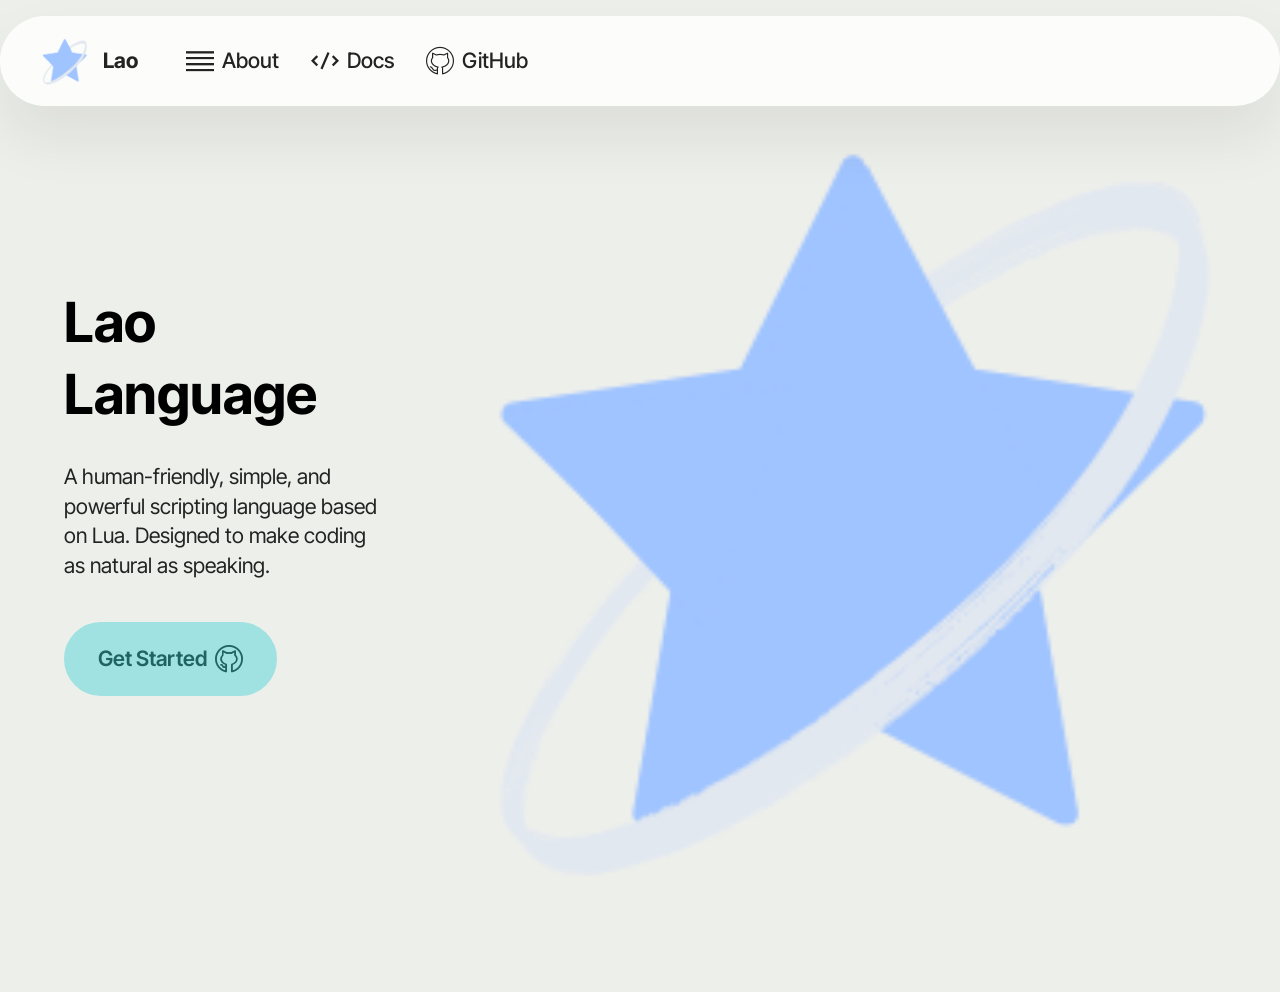
<file: index.html>
<!DOCTYPE html>
<html  >
<head>
  <!-- Site made with Mobirise Website Builder v6.1.12, https://mobirise.com -->
  <meta charset="UTF-8">
  <meta http-equiv="X-UA-Compatible" content="IE=edge">
  <meta name="generator" content="Mobirise v6.1.12, mobirise.com">
  <meta name="viewport" content="width=device-width, initial-scale=1, minimum-scale=1">
<meta name="og:site_name" content="Lao Language" />
<link rel="icon" type="image/png" href="assets/images/untitled-design-3.png" />
  <meta name="description" content="">
  <meta name="description" content="The official website for the Lao programming language project, developed by HexEye.">
    <meta name="keywords" content="laolang, lao language, lao programming language, hexeye, open source, programming">
    <meta name="author" content="HexEye">
  <meta name="google-site-verification" content="LLWNBlFKsiENXfHsF7AAXqAaz73ISVWwj5UatYp1_Yw" />
  <title>Home</title>
  <link rel="stylesheet" href="assets/web/assets/mobirise-icons2/mobirise2.css">
  <link rel="stylesheet" href="assets/web/assets/mobirise-icons/mobirise-icons.css">
  <link rel="stylesheet" href="assets/web/assets/mobirise-icons-bold/mobirise-icons-bold.css">
  <link rel="stylesheet" href="assets/bootstrap/css/bootstrap.min.css">
  <link rel="stylesheet" href="assets/dropdown/css/style.css">
  <link rel="stylesheet" href="assets/theme/css/style.css">
  <link rel="preload" href="https://fonts.googleapis.com/css?family=Inter+Tight:100,200,300,400,500,600,700,800,900,100i,200i,300i,400i,500i,600i,700i,800i,900i&display=swap" as="style" onload="this.onload=null;this.rel='stylesheet'">
  <noscript><link rel="stylesheet" href="https://fonts.googleapis.com/css?family=Inter+Tight:100,200,300,400,500,600,700,800,900,100i,200i,300i,400i,500i,600i,700i,800i,900i&display=swap"></noscript>
  <link rel="preload" as="style" href="assets/mobirise/css/mbr-additional.css?v=1yEnX7"><link rel="stylesheet" href="assets/mobirise/css/mbr-additional.css?v=1yEnX7" type="text/css">

  
  
  
</head>
<body>
  
  <section data-bs-version="5.1" class="menu menu1 cid-vnutOol8p8" once="menu" id="menu01-1">
	

	<nav class="navbar navbar-dropdown navbar-fixed-top navbar-expand-lg">
		<div class="container">
			<div class="navbar-brand">
				<span class="navbar-logo">
					<a href="index.html">
						<img src="assets/images/untitled-design-2.png" alt="Mobirise Website Builder" style="height: 3rem;">
					</a>
				</span>
				<span class="navbar-caption-wrap"><a class="navbar-caption text-black text-primary display-4" href="index.html">Lao</a></span>
			</div>
			<button class="navbar-toggler" type="button" data-toggle="collapse" data-bs-toggle="collapse" data-target="#navbarSupportedContent" data-bs-target="#navbarSupportedContent" aria-controls="navbarNavAltMarkup" aria-expanded="false" aria-label="Toggle navigation">
				<div class="hamburger">
					<span></span>
					<span></span>
					<span></span>
					<span></span>
				</div>
			</button>
			<div class="collapse navbar-collapse" id="navbarSupportedContent">
				<ul class="navbar-nav nav-dropdown nav-right" data-app-modern-menu="true"><li class="nav-item">
						<a class="nav-link link text-black text-primary display-4" href="page1.html"><span class="mobi-mbri mobi-mbri-align-justify mbr-iconfont mbr-iconfont-btn"></span>About</a>
					</li>
					<li class="nav-item">
						<a class="nav-link link text-black text-primary display-4" href="page3.html" aria-expanded="false"><span class="mobi-mbri mobi-mbri-code mbr-iconfont mbr-iconfont-btn"></span>Docs</a>
					</li>
					<li class="nav-item">
						<a class="nav-link link text-black text-primary display-4" href="page2.html"><span class="mbri-github mbr-iconfont mbr-iconfont-btn"></span>GitHub</a>
					</li></ul>
				
				
			</div>
		</div>
	</nav>
</section>

<section data-bs-version="5.1" class="header1 cid-vnuyk3cB03" id="header01-2">
	

	
	

	<div class="container">
		<div class="row justify-content-center">
			<div class="col-12 col-md-12 col-lg-8 image-wrapper">
				<img class="w-100" src="assets/images/untitled-design-3.png" alt="Mobirise Website Builder">
			</div>
			<div class="col-12 col-lg col-md-12">
				<div class="text-wrapper align-left">
					<h1 class="mbr-section-title mbr-fonts-style mb-4 display-2"><strong>Lao Language</strong></h1>
					<p class="mbr-text mbr-fonts-style mb-4 display-7">A human-friendly, simple, and powerful scripting language based on Lua. Designed to make coding as natural as speaking.</p>
					<div class="mbr-section-btn mt-3"><a class="btn btn-warning display-7" href="https://github.com/HexEye/Lao-Language" target="_blank"><span class="mbrib-github mbr-iconfont mbr-iconfont-btn"></span>Get Started</a></div>
				</div>
			</div>
		</div>
	</div>
  
  
</body>
</html>
</file>
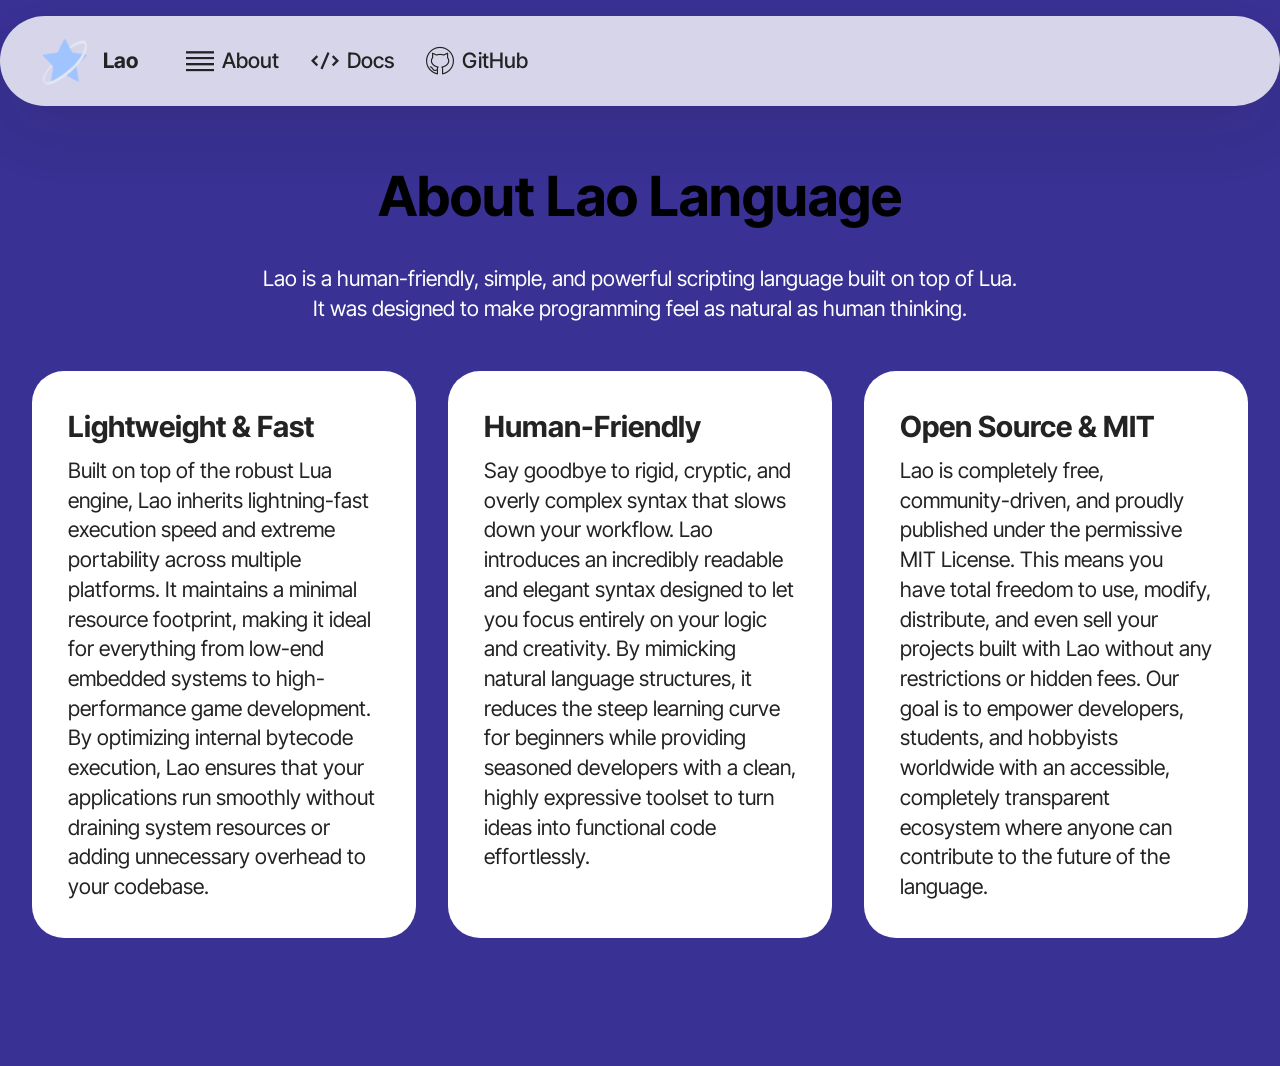
<file: page1.html>
<!DOCTYPE html>
<html  >
<head>
  <!-- Site made with Mobirise Website Builder v6.1.12, https://mobirise.com -->
  <meta charset="UTF-8">
  <meta http-equiv="X-UA-Compatible" content="IE=edge">
  <meta name="generator" content="Mobirise v6.1.12, mobirise.com">
  <meta name="viewport" content="width=device-width, initial-scale=1, minimum-scale=1">
  <link rel="shortcut icon" href="assets/images/untitled-design-2.png" type="image/x-icon">
  <meta name="description" content="">
  
  
  <title>About</title>
  <link rel="stylesheet" href="assets/web/assets/mobirise-icons2/mobirise2.css">
  <link rel="stylesheet" href="assets/web/assets/mobirise-icons/mobirise-icons.css">
  <link rel="stylesheet" href="assets/bootstrap/css/bootstrap.min.css">
  <link rel="stylesheet" href="assets/dropdown/css/style.css">
  <link rel="stylesheet" href="assets/theme/css/style.css">
  <link rel="preload" href="https://fonts.googleapis.com/css?family=Inter+Tight:100,200,300,400,500,600,700,800,900,100i,200i,300i,400i,500i,600i,700i,800i,900i&display=swap" as="style" onload="this.onload=null;this.rel='stylesheet'">
  <noscript><link rel="stylesheet" href="https://fonts.googleapis.com/css?family=Inter+Tight:100,200,300,400,500,600,700,800,900,100i,200i,300i,400i,500i,600i,700i,800i,900i&display=swap"></noscript>
  <link rel="preload" as="style" href="assets/mobirise/css/mbr-additional.css?v=fKNe1g"><link rel="stylesheet" href="assets/mobirise/css/mbr-additional.css?v=fKNe1g" type="text/css">

  
  
  
</head>
<body>
  
  <section data-bs-version="5.1" class="menu menu1 cid-vnutOol8p8" once="menu" id="menu01-3">
	

	<nav class="navbar navbar-dropdown navbar-fixed-top navbar-expand-lg">
		<div class="container">
			<div class="navbar-brand">
				<span class="navbar-logo">
					<a href="index.html">
						<img src="assets/images/untitled-design-2.png" alt="Mobirise Website Builder" style="height: 3rem;">
					</a>
				</span>
				<span class="navbar-caption-wrap"><a class="navbar-caption text-black text-primary display-4" href="index.html">Lao</a></span>
			</div>
			<button class="navbar-toggler" type="button" data-toggle="collapse" data-bs-toggle="collapse" data-target="#navbarSupportedContent" data-bs-target="#navbarSupportedContent" aria-controls="navbarNavAltMarkup" aria-expanded="false" aria-label="Toggle navigation">
				<div class="hamburger">
					<span></span>
					<span></span>
					<span></span>
					<span></span>
				</div>
			</button>
			<div class="collapse navbar-collapse" id="navbarSupportedContent">
				<ul class="navbar-nav nav-dropdown nav-right" data-app-modern-menu="true"><li class="nav-item">
						<a class="nav-link link text-black text-primary display-4" href="page1.html"><span class="mobi-mbri mobi-mbri-align-justify mbr-iconfont mbr-iconfont-btn"></span>About</a>
					</li>
					<li class="nav-item">
						<a class="nav-link link text-black text-primary display-4" href="page3.html" aria-expanded="false"><span class="mobi-mbri mobi-mbri-code mbr-iconfont mbr-iconfont-btn"></span>Docs</a>
					</li>
					<li class="nav-item">
						<a class="nav-link link text-black text-primary display-4" href="page2.html"><span class="mbri-github mbr-iconfont mbr-iconfont-btn"></span>GitHub</a>
					</li></ul>
				
				
			</div>
		</div>
	</nav>
</section>

<section data-bs-version="5.1" class="features5 cid-vnxk9WBqU1" id="features05-4">
  

  
  
  <div class="container">
    <div class="row mb-5 justify-content-center">
      <div class="col-12 content-head">
        <h3 class="mbr-section-title mbr-fonts-style align-center mb-0 display-2"><strong>About Lao Language</strong></h3>
        <h5 class="mbr-section-subtitle mbr-fonts-style align-center mb-0 mt-4 display-7">Lao is a human-friendly, simple, and powerful scripting language built on top of Lua. It was designed to make programming feel as natural as human thinking.</h5>
      </div>
    </div>
    <div class="row">
      <div class="item features-without-image col-12 col-md-6 col-lg-4 item-mb">
        <div class="item-wrapper">
          <div class="card-box align-left">
            
            <h5 class="card-title mbr-fonts-style display-5"><strong>Lightweight &amp; Fast</strong></h5>
            <p class="card-text mbr-fonts-style display-7">Built on top of the robust Lua engine, Lao inherits lightning-fast execution speed and extreme portability across multiple platforms. It maintains a minimal resource footprint, making it ideal for everything from low-end embedded systems to high-performance game development. By optimizing internal bytecode execution, Lao ensures that your applications run smoothly without draining system resources or adding unnecessary overhead to your codebase.</p>

            
          </div>
        </div>
      </div>
      <div class="item features-without-image col-12 col-md-6 col-lg-4 item-mb">
        <div class="item-wrapper">
          <div class="card-box align-left">
            
            <h5 class="card-title mbr-fonts-style display-5"><strong>Human-Friendly</strong></h5>
            <p class="card-text mbr-fonts-style display-7">Say goodbye to rigid, cryptic, and overly complex syntax that slows down your workflow. Lao introduces an incredibly readable and elegant syntax designed to let you focus entirely on your logic and creativity. By mimicking natural language structures, it reduces the steep learning curve for beginners while providing seasoned developers with a clean, highly expressive toolset to turn ideas into functional code effortlessly.</p>

            
          </div>
        </div>
      </div>
      <div class="item features-without-image col-12 col-md-6 col-lg-4 item-mb">
        <div class="item-wrapper">
          <div class="card-box align-left">
            
            <h5 class="card-title mbr-fonts-style display-5"><strong>Open Source &amp; MIT</strong></h5>
            <p class="card-text mbr-fonts-style display-7">Lao is completely free, community-driven, and proudly published under the permissive MIT License. This means you have total freedom to use, modify, distribute, and even sell your projects built with Lao without any restrictions or hidden fees. Our goal is to empower developers, students, and hobbyists worldwide with an accessible, completely transparent ecosystem where anyone can contribute to the future of the language.</p>

            
          </div>
        </div>
      </div>
    </div>
  </div>
  
  
</body>
</html>
</file>
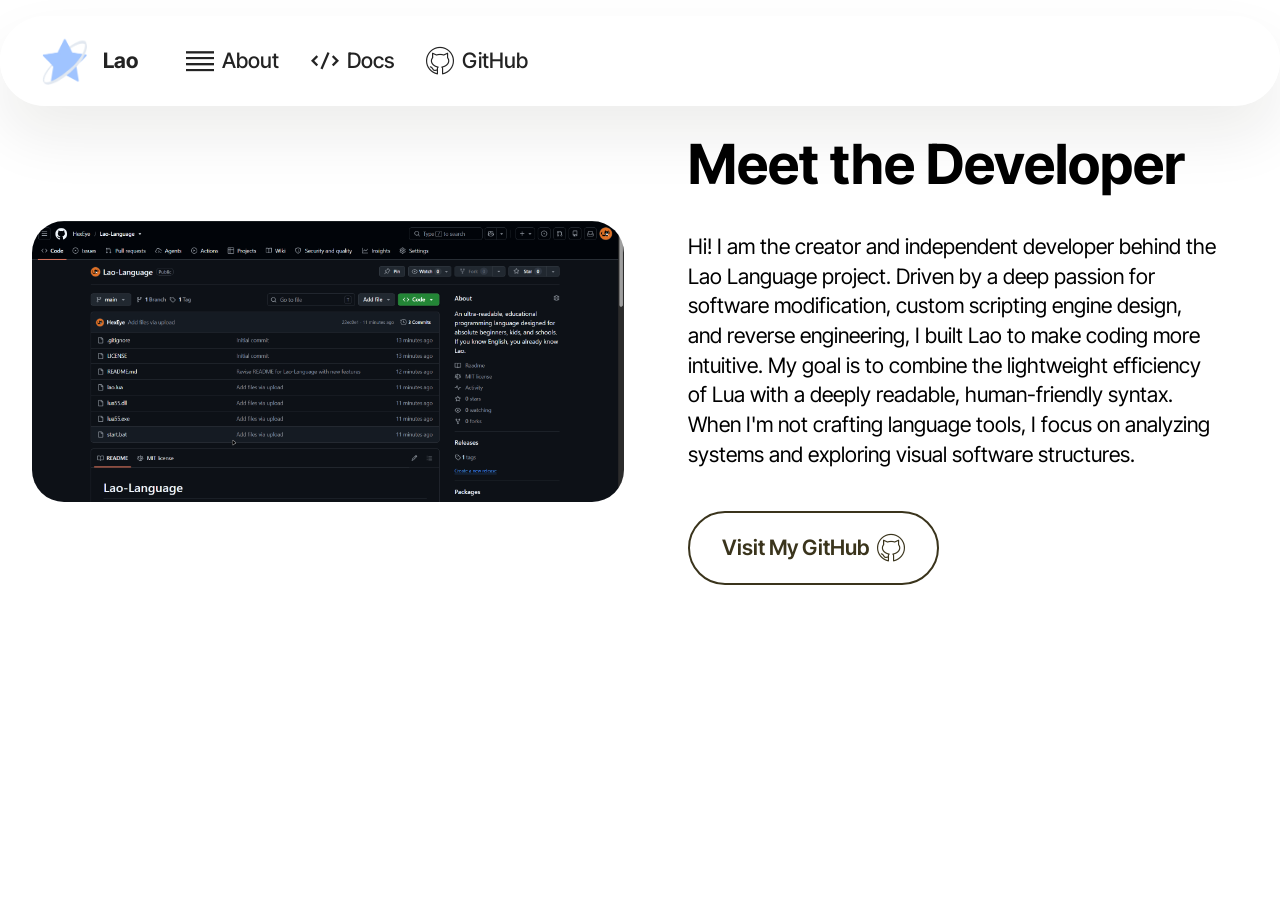
<file: page2.html>
<!DOCTYPE html>
<html  >
<head>
  <!-- Site made with Mobirise Website Builder v6.1.12, https://mobirise.com -->
  <meta charset="UTF-8">
  <meta http-equiv="X-UA-Compatible" content="IE=edge">
  <meta name="generator" content="Mobirise v6.1.12, mobirise.com">
  <meta name="viewport" content="width=device-width, initial-scale=1, minimum-scale=1">
  <link rel="shortcut icon" href="assets/images/untitled-design-2.png" type="image/x-icon">
  <meta name="description" content="">
  
  
  <title>GitHub</title>
  <link rel="stylesheet" href="assets/web/assets/mobirise-icons2/mobirise2.css">
  <link rel="stylesheet" href="assets/web/assets/mobirise-icons/mobirise-icons.css">
  <link rel="stylesheet" href="assets/bootstrap/css/bootstrap.min.css">
  <link rel="stylesheet" href="assets/dropdown/css/style.css">
  <link rel="stylesheet" href="assets/theme/css/style.css">
  <link rel="preload" href="https://fonts.googleapis.com/css?family=Inter+Tight:100,200,300,400,500,600,700,800,900,100i,200i,300i,400i,500i,600i,700i,800i,900i&display=swap" as="style" onload="this.onload=null;this.rel='stylesheet'">
  <noscript><link rel="stylesheet" href="https://fonts.googleapis.com/css?family=Inter+Tight:100,200,300,400,500,600,700,800,900,100i,200i,300i,400i,500i,600i,700i,800i,900i&display=swap"></noscript>
  <link rel="preload" as="style" href="assets/mobirise/css/mbr-additional.css?v=dEPqNk"><link rel="stylesheet" href="assets/mobirise/css/mbr-additional.css?v=dEPqNk" type="text/css">

  
  
  
</head>
<body>
  
  <section data-bs-version="5.1" class="menu menu1 cid-vnutOol8p8" once="menu" id="menu01-5">
	

	<nav class="navbar navbar-dropdown navbar-fixed-top navbar-expand-lg">
		<div class="container">
			<div class="navbar-brand">
				<span class="navbar-logo">
					<a href="index.html">
						<img src="assets/images/untitled-design-2.png" alt="Mobirise Website Builder" style="height: 3rem;">
					</a>
				</span>
				<span class="navbar-caption-wrap"><a class="navbar-caption text-black text-primary display-4" href="index.html">Lao</a></span>
			</div>
			<button class="navbar-toggler" type="button" data-toggle="collapse" data-bs-toggle="collapse" data-target="#navbarSupportedContent" data-bs-target="#navbarSupportedContent" aria-controls="navbarNavAltMarkup" aria-expanded="false" aria-label="Toggle navigation">
				<div class="hamburger">
					<span></span>
					<span></span>
					<span></span>
					<span></span>
				</div>
			</button>
			<div class="collapse navbar-collapse" id="navbarSupportedContent">
				<ul class="navbar-nav nav-dropdown nav-right" data-app-modern-menu="true"><li class="nav-item">
						<a class="nav-link link text-black text-primary display-4" href="page1.html"><span class="mobi-mbri mobi-mbri-align-justify mbr-iconfont mbr-iconfont-btn"></span>About</a>
					</li>
					<li class="nav-item">
						<a class="nav-link link text-black text-primary display-4" href="page3.html" aria-expanded="false"><span class="mobi-mbri mobi-mbri-code mbr-iconfont mbr-iconfont-btn"></span>Docs</a>
					</li>
					<li class="nav-item">
						<a class="nav-link link text-black text-primary display-4" href="page2.html"><span class="mbri-github mbr-iconfont mbr-iconfont-btn"></span>GitHub</a>
					</li></ul>
				
				
			</div>
		</div>
	</nav>
</section>

<section data-bs-version="5.1" class="start article2 cid-vnxCpkkpfG" id="article02-6">
	

	
	

	<div class="container">
		<div class="row justify-content-center">
			<div class="col-12 col-md-12 col-lg-6 image-wrapper">
				<img class="w-100" src="assets/images/chrome-vfpekghdw7.png" alt="Mobirise Website Builder">
			</div>
			<div class="col-12 col-md-12 col-lg">
				<div class="text-wrapper align-left">
					<h1 class="mbr-section-title mbr-fonts-style mb-4 display-2"><strong>Meet the Developer</strong></h1>
					<p class="mbr-text align-left mbr-fonts-style mb-4 display-7">Hi! I am the creator and independent developer behind the Lao Language project. Driven by a deep passion for software modification, custom scripting engine design, and reverse engineering, I built Lao to make coding more intuitive. My goal is to combine the lightweight efficiency of Lua with a deeply readable, human-friendly syntax. When I'm not crafting language tools, I focus on analyzing systems and exploring visual software structures.</p>
					<div class="mbr-section-btn align-left mt-3"><a class="btn btn-success-outline display-7" href="https://github.com/HexEye" target="_blank">Visit My GitHub<span class="mbri-github mbr-iconfont mbr-iconfont-btn"></span></a></div>
				</div>
			</div>
		</div>
	</div>
  
  
</body>
</html>
</file>
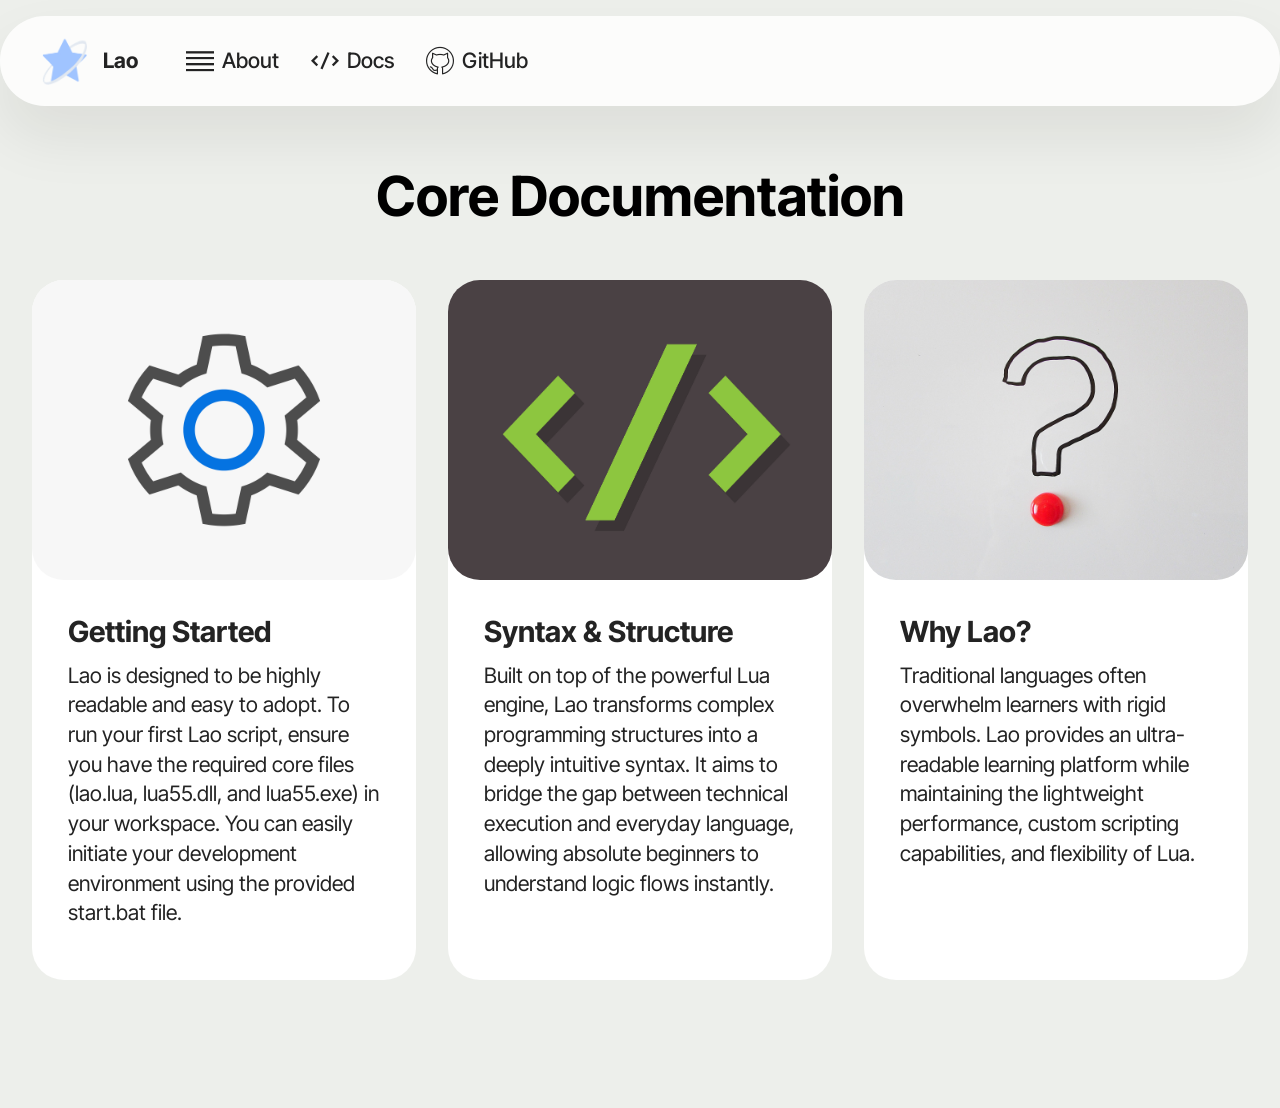
<file: page3.html>
<!DOCTYPE html>
<html  >
<head>
  <!-- Site made with Mobirise Website Builder v6.1.12, https://mobirise.com -->
  <meta charset="UTF-8">
  <meta http-equiv="X-UA-Compatible" content="IE=edge">
  <meta name="generator" content="Mobirise v6.1.12, mobirise.com">
  <meta name="viewport" content="width=device-width, initial-scale=1, minimum-scale=1">
  <link rel="shortcut icon" href="assets/images/untitled-design-2.png" type="image/x-icon">
  <meta name="description" content="">
  
  
  <title>Docs</title>
  <link rel="stylesheet" href="assets/web/assets/mobirise-icons2/mobirise2.css">
  <link rel="stylesheet" href="assets/web/assets/mobirise-icons/mobirise-icons.css">
  <link rel="stylesheet" href="assets/bootstrap/css/bootstrap.min.css">
  <link rel="stylesheet" href="assets/dropdown/css/style.css">
  <link rel="stylesheet" href="assets/theme/css/style.css">
  <link rel="preload" href="https://fonts.googleapis.com/css?family=Inter+Tight:100,200,300,400,500,600,700,800,900,100i,200i,300i,400i,500i,600i,700i,800i,900i&display=swap" as="style" onload="this.onload=null;this.rel='stylesheet'">
  <noscript><link rel="stylesheet" href="https://fonts.googleapis.com/css?family=Inter+Tight:100,200,300,400,500,600,700,800,900,100i,200i,300i,400i,500i,600i,700i,800i,900i&display=swap"></noscript>
  <link rel="preload" as="style" href="assets/mobirise/css/mbr-additional.css?v=WE1ka0"><link rel="stylesheet" href="assets/mobirise/css/mbr-additional.css?v=WE1ka0" type="text/css">

  
  
  
</head>
<body>
  
  <section data-bs-version="5.1" class="menu menu1 cid-vnutOol8p8" once="menu" id="menu01-7">
	

	<nav class="navbar navbar-dropdown navbar-fixed-top navbar-expand-lg">
		<div class="container">
			<div class="navbar-brand">
				<span class="navbar-logo">
					<a href="index.html">
						<img src="assets/images/untitled-design-2.png" alt="Mobirise Website Builder" style="height: 3rem;">
					</a>
				</span>
				<span class="navbar-caption-wrap"><a class="navbar-caption text-black text-primary display-4" href="index.html">Lao</a></span>
			</div>
			<button class="navbar-toggler" type="button" data-toggle="collapse" data-bs-toggle="collapse" data-target="#navbarSupportedContent" data-bs-target="#navbarSupportedContent" aria-controls="navbarNavAltMarkup" aria-expanded="false" aria-label="Toggle navigation">
				<div class="hamburger">
					<span></span>
					<span></span>
					<span></span>
					<span></span>
				</div>
			</button>
			<div class="collapse navbar-collapse" id="navbarSupportedContent">
				<ul class="navbar-nav nav-dropdown nav-right" data-app-modern-menu="true"><li class="nav-item">
						<a class="nav-link link text-black text-primary display-4" href="page1.html"><span class="mobi-mbri mobi-mbri-align-justify mbr-iconfont mbr-iconfont-btn"></span>About</a>
					</li>
					<li class="nav-item">
						<a class="nav-link link text-black text-primary display-4" href="page3.html" aria-expanded="false"><span class="mobi-mbri mobi-mbri-code mbr-iconfont mbr-iconfont-btn"></span>Docs</a>
					</li>
					<li class="nav-item">
						<a class="nav-link link text-black text-primary display-4" href="page2.html"><span class="mbri-github mbr-iconfont mbr-iconfont-btn"></span>GitHub</a>
					</li></ul>
				
				
			</div>
		</div>
	</nav>
</section>

<section data-bs-version="5.1" class="features4 start cid-vnygzhgyAv" id="features04-9">
	
	
	<div class="container">
		<div class="row justify-content-center">
			<div class="col-12 content-head">
				<div class="mbr-section-head mb-5">
					<h4 class="mbr-section-title mbr-fonts-style align-center mb-0 display-2"><strong>Core Documentation</strong></h4>
					
					
				</div>
			</div>
		</div>
		<div class="row">
			<div class="item features-image col-12 col-md-6 col-lg-4">
				<div class="item-wrapper">
					<div class="item-img">
						<img src="assets/images/mbr-8.png" alt="Mobirise Website Builder">
					</div>
					<div class="item-content">
						<h5 class="item-title mbr-fonts-style display-5"><strong>Getting Started</strong></h5>
						<p class="mbr-text mbr-fonts-style display-7">Lao is designed to be highly readable and easy to adopt. To run your first Lao script, ensure you have the required core files (lao.lua, lua55.dll, and lua55.exe) in your workspace. You can easily initiate your development environment using the provided start.bat file.</p>
						
					</div>

				</div>
			</div>
			<div class="item features-image col-12 col-md-6 col-lg-4">
				<div class="item-wrapper">
					<div class="item-img">
						<img src="assets/images/mbr-3.png" alt="Mobirise Website Builder">
					</div>
					<div class="item-content">
						<h5 class="item-title mbr-fonts-style display-5"><strong>Syntax &amp; Structure</strong></h5>
						<p class="mbr-text mbr-fonts-style display-7">Built on top of the powerful Lua engine, Lao transforms complex programming structures into a deeply intuitive syntax. It aims to bridge the gap between technical execution and everyday language, allowing absolute beginners to understand logic flows instantly.</p>
						
					</div>
				</div>
			</div>
			<div class="item features-image col-12 col-md-6 col-lg-4">
				<div class="item-wrapper">
					<div class="item-img">
						<img src="assets/images/mbr.jpg" alt="Mobirise Website Builder">
					</div>
					<div class="item-content">
						<h5 class="item-title mbr-fonts-style display-5"><strong>Why Lao?</strong></h5>
						<p class="mbr-text mbr-fonts-style display-7">Traditional languages often overwhelm learners with rigid symbols. Lao provides an ultra-readable learning platform while maintaining the lightweight performance, custom scripting capabilities, and flexibility of Lua.</p>
						
					</div>
				</div>
			</div>
		</div>
	</div>
  
  
</body>
</html>
</file>
<file: assets/web/assets/mobirise-icons2/mobirise2.css>
@font-face {
  font-family: 'Moririse2';
  font-display: swap;
  src:  url('mobirise2.eot?f2bix4');
  src:  url('mobirise2.eot?f2bix4#iefix') format('embedded-opentype'),
    url('mobirise2.woff2?f2bix4') format('woff2'),
    url('mobirise2.woff?f2bix4') format('woff'),
    url('mobirise2.ttf?f2bix4') format('truetype'),
    url('mobirise2.svg?f2bix4#mobirise2') format('svg');
  font-weight: normal;
  font-style: normal;
}

[class^="mobi-"], [class*=" mobi-"] {
  /* use !important to prevent issues with browser extensions that change fonts */
  font-family: 'Moririse2' !important;
  speak: none;
  font-style: normal;
  font-weight: normal;
  font-variant: normal;
  text-transform: none;
  line-height: 1;

  /* Better Font Rendering =========== */
  -webkit-font-smoothing: antialiased;
  -moz-osx-font-smoothing: grayscale;
}

.mobi-mbri-add-submenu:before {
  content: "\e900";
}
.mobi-mbri-alert:before {
  content: "\e901";
}
.mobi-mbri-align-center:before {
  content: "\e902";
}
.mobi-mbri-align-justify:before {
  content: "\e903";
}
.mobi-mbri-align-left:before {
  content: "\e904";
}
.mobi-mbri-align-right:before {
  content: "\e905";
}
.mobi-mbri-android:before {
  content: "\e906";
}
.mobi-mbri-apple:before {
  content: "\e907";
}
.mobi-mbri-arrow-down:before {
  content: "\e908";
}
.mobi-mbri-arrow-next:before {
  content: "\e909";
}
.mobi-mbri-arrow-prev:before {
  content: "\e90a";
}
.mobi-mbri-arrow-up:before {
  content: "\e90b";
}
.mobi-mbri-bold:before {
  content: "\e90c";
}
.mobi-mbri-bookmark:before {
  content: "\e90d";
}
.mobi-mbri-bootstrap:before {
  content: "\e90e";
}
.mobi-mbri-briefcase:before {
  content: "\e90f";
}
.mobi-mbri-browse:before {
  content: "\e910";
}
.mobi-mbri-bulleted-list:before {
  content: "\e911";
}
.mobi-mbri-calendar:before {
  content: "\e912";
}
.mobi-mbri-camera:before {
  content: "\e913";
}
.mobi-mbri-cart-add:before {
  content: "\e914";
}
.mobi-mbri-cart-full:before {
  content: "\e915";
}
.mobi-mbri-cash:before {
  content: "\e916";
}
.mobi-mbri-change-style:before {
  content: "\e917";
}
.mobi-mbri-chat:before {
  content: "\e918";
}
.mobi-mbri-clock:before {
  content: "\e919";
}
.mobi-mbri-close:before {
  content: "\e91a";
}
.mobi-mbri-cloud:before {
  content: "\e91b";
}
.mobi-mbri-code:before {
  content: "\e91c";
}
.mobi-mbri-contact-form:before {
  content: "\e91d";
}
.mobi-mbri-credit-card:before {
  content: "\e91e";
}
.mobi-mbri-cursor-click:before {
  content: "\e91f";
}
.mobi-mbri-cust-feedback:before {
  content: "\e920";
}
.mobi-mbri-database:before {
  content: "\e921";
}
.mobi-mbri-delivery:before {
  content: "\e922";
}
.mobi-mbri-desktop:before {
  content: "\e923";
}
.mobi-mbri-devices:before {
  content: "\e924";
}
.mobi-mbri-down:before {
  content: "\e925";
}
.mobi-mbri-download-2:before {
  content: "\e926";
}
.mobi-mbri-download:before {
  content: "\e927";
}
.mobi-mbri-drag-n-drop-2:before {
  content: "\e928";
}
.mobi-mbri-drag-n-drop:before {
  content: "\e929";
}
.mobi-mbri-edit-2:before {
  content: "\e92a";
}
.mobi-mbri-edit:before {
  content: "\e92b";
}
.mobi-mbri-error:before {
  content: "\e92c";
}
.mobi-mbri-extension:before {
  content: "\e92d";
}
.mobi-mbri-features:before {
  content: "\e92e";
}
.mobi-mbri-file:before {
  content: "\e92f";
}
.mobi-mbri-flag:before {
  content: "\e930";
}
.mobi-mbri-folder:before {
  content: "\e931";
}
.mobi-mbri-gift:before {
  content: "\e932";
}
.mobi-mbri-github:before {
  content: "\e933";
}
.mobi-mbri-globe-2:before {
  content: "\e934";
}
.mobi-mbri-globe:before {
  content: "\e935";
}
.mobi-mbri-growing-chart:before {
  content: "\e936";
}
.mobi-mbri-hearth:before {
  content: "\e937";
}
.mobi-mbri-help:before {
  content: "\e938";
}
.mobi-mbri-home:before {
  content: "\e939";
}
.mobi-mbri-hot-cup:before {
  content: "\e93a";
}
.mobi-mbri-idea:before {
  content: "\e93b";
}
.mobi-mbri-image-gallery:before {
  content: "\e93c";
}
.mobi-mbri-image-slider:before {
  content: "\e93d";
}
.mobi-mbri-info:before {
  content: "\e93e";
}
.mobi-mbri-italic:before {
  content: "\e93f";
}
.mobi-mbri-key:before {
  content: "\e940";
}
.mobi-mbri-laptop:before {
  content: "\e941";
}
.mobi-mbri-layers:before {
  content: "\e942";
}
.mobi-mbri-left-right:before {
  content: "\e943";
}
.mobi-mbri-left:before {
  content: "\e944";
}
.mobi-mbri-letter:before {
  content: "\e945";
}
.mobi-mbri-like:before {
  content: "\e946";
}
.mobi-mbri-link:before {
  content: "\e947";
}
.mobi-mbri-lock:before {
  content: "\e948";
}
.mobi-mbri-login:before {
  content: "\e949";
}
.mobi-mbri-logout:before {
  content: "\e94a";
}
.mobi-mbri-magic-stick:before {
  content: "\e94b";
}
.mobi-mbri-map-pin:before {
  content: "\e94c";
}
.mobi-mbri-menu:before {
  content: "\e94d";
}
.mobi-mbri-mobile-2:before {
  content: "\e94e";
}
.mobi-mbri-mobile-horizontal:before {
  content: "\e94f";
}
.mobi-mbri-mobile:before {
  content: "\e950";
}
.mobi-mbri-mobirise:before {
  content: "\e951";
}
.mobi-mbri-more-horizontal:before {
  content: "\e952";
}
.mobi-mbri-more-vertical:before {
  content: "\e953";
}
.mobi-mbri-music:before {
  content: "\e954";
}
.mobi-mbri-new-file:before {
  content: "\e955";
}
.mobi-mbri-numbered-list:before {
  content: "\e956";
}
.mobi-mbri-opened-folder:before {
  content: "\e957";
}
.mobi-mbri-pages:before {
  content: "\e958";
}
.mobi-mbri-paper-plane:before {
  content: "\e959";
}
.mobi-mbri-paperclip:before {
  content: "\e95a";
}
.mobi-mbri-phone:before {
  content: "\e95b";
}
.mobi-mbri-photo:before {
  content: "\e95c";
}
.mobi-mbri-photos:before {
  content: "\e95d";
}
.mobi-mbri-pin:before {
  content: "\e95e";
}
.mobi-mbri-play:before {
  content: "\e95f";
}
.mobi-mbri-plus:before {
  content: "\e960";
}
.mobi-mbri-preview:before {
  content: "\e961";
}
.mobi-mbri-print:before {
  content: "\e962";
}
.mobi-mbri-protect:before {
  content: "\e963";
}
.mobi-mbri-question:before {
  content: "\e964";
}
.mobi-mbri-quote-left:before {
  content: "\e965";
}
.mobi-mbri-quote-right:before {
  content: "\e966";
}
.mobi-mbri-redo:before {
  content: "\e967";
}
.mobi-mbri-refresh:before {
  content: "\e968";
}
.mobi-mbri-responsive-2:before {
  content: "\e969";
}
.mobi-mbri-responsive:before {
  content: "\e96a";
}
.mobi-mbri-right:before {
  content: "\e96b";
}
.mobi-mbri-rocket:before {
  content: "\e96c";
}
.mobi-mbri-sad-face:before {
  content: "\e96d";
}
.mobi-mbri-sale:before {
  content: "\e96e";
}
.mobi-mbri-save:before {
  content: "\e96f";
}
.mobi-mbri-search:before {
  content: "\e970";
}
.mobi-mbri-setting-2:before {
  content: "\e971";
}
.mobi-mbri-setting-3:before {
  content: "\e972";
}
.mobi-mbri-setting:before {
  content: "\e973";
}
.mobi-mbri-share:before {
  content: "\e974";
}
.mobi-mbri-shopping-bag:before {
  content: "\e975";
}
.mobi-mbri-shopping-basket:before {
  content: "\e976";
}
.mobi-mbri-shopping-cart:before {
  content: "\e977";
}
.mobi-mbri-sites:before {
  content: "\e978";
}
.mobi-mbri-smile-face:before {
  content: "\e979";
}
.mobi-mbri-speed:before {
  content: "\e97a";
}
.mobi-mbri-star:before {
  content: "\e97b";
}
.mobi-mbri-success:before {
  content: "\e97c";
}
.mobi-mbri-sun:before {
  content: "\e97d";
}
.mobi-mbri-sun2:before {
  content: "\e97e";
}
.mobi-mbri-tablet-vertical:before {
  content: "\e97f";
}
.mobi-mbri-tablet:before {
  content: "\e980";
}
.mobi-mbri-target:before {
  content: "\e981";
}
.mobi-mbri-timer:before {
  content: "\e982";
}
.mobi-mbri-to-ftp:before {
  content: "\e983";
}
.mobi-mbri-to-local-drive:before {
  content: "\e984";
}
.mobi-mbri-touch-swipe:before {
  content: "\e985";
}
.mobi-mbri-touch:before {
  content: "\e986";
}
.mobi-mbri-trash:before {
  content: "\e987";
}
.mobi-mbri-underline:before {
  content: "\e988";
}
.mobi-mbri-undo:before {
  content: "\e989";
}
.mobi-mbri-unlink:before {
  content: "\e98a";
}
.mobi-mbri-unlock:before {
  content: "\e98b";
}
.mobi-mbri-up-down:before {
  content: "\e98c";
}
.mobi-mbri-up:before {
  content: "\e98d";
}
.mobi-mbri-update:before {
  content: "\e98e";
}
.mobi-mbri-upload-2:before {
  content: "\e98f";
}
.mobi-mbri-upload:before {
  content: "\e990";
}
.mobi-mbri-user-2:before {
  content: "\e991";
}
.mobi-mbri-user:before {
  content: "\e992";
}
.mobi-mbri-users:before {
  content: "\e993";
}
.mobi-mbri-video-play:before {
  content: "\e994";
}
.mobi-mbri-video:before {
  content: "\e995";
}
.mobi-mbri-watch:before {
  content: "\e996";
}
.mobi-mbri-website-theme-2:before {
  content: "\e997";
}
.mobi-mbri-website-theme:before {
  content: "\e998";
}
.mobi-mbri-wifi:before {
  content: "\e999";
}
.mobi-mbri-windows:before {
  content: "\e99a";
}
.mobi-mbri-zoom-in:before {
  content: "\e99b";
}
.mobi-mbri-zoom-out:before {
  content: "\e99c";
}
</file>
<file: assets/web/assets/mobirise-icons/mobirise-icons.css>
@font-face {
  font-family: 'MobiriseIcons';
  src:  url('mobirise-icons.eot?spat4u');
  src:  url('mobirise-icons.eot?spat4u#iefix') format('embedded-opentype'),
    url('mobirise-icons.woff2?spat4u') format('woff2'),
    url('mobirise-icons.woff?spat4u') format('woff'),
    url('mobirise-icons.ttf?spat4u') format('truetype'),
    url('mobirise-icons.svg?spat4u#MobiriseIcons') format('svg');
  font-weight: normal;
  font-style: normal;
  font-display: swap;
}

[class^="mbri-"], [class*=" mbri-"] {
  /* use !important to prevent issues with browser extensions that change fonts */
  font-family: MobiriseIcons !important;
  speak: none;
  font-style: normal;
  font-weight: normal;
  font-variant: normal;
  text-transform: none;
  line-height: 1;

  /* Better Font Rendering =========== */
  -webkit-font-smoothing: antialiased;
  -moz-osx-font-smoothing: grayscale;
}

.mbri-add-submenu:before {
  content: "\e900";
}
.mbri-alert:before {
  content: "\e901";
}
.mbri-align-center:before {
  content: "\e902";
}
.mbri-align-justify:before {
  content: "\e903";
}
.mbri-align-left:before {
  content: "\e904";
}
.mbri-align-right:before {
  content: "\e905";
}
.mbri-android:before {
  content: "\e906";
}
.mbri-apple:before {
  content: "\e907";
}
.mbri-arrow-down:before {
  content: "\e908";
}
.mbri-arrow-next:before {
  content: "\e909";
}
.mbri-arrow-prev:before {
  content: "\e90a";
}
.mbri-arrow-up:before {
  content: "\e90b";
}
.mbri-bold:before {
  content: "\e90c";
}
.mbri-bookmark:before {
  content: "\e90d";
}
.mbri-bootstrap:before {
  content: "\e90e";
}
.mbri-briefcase:before {
  content: "\e90f";
}
.mbri-browse:before {
  content: "\e910";
}
.mbri-bulleted-list:before {
  content: "\e911";
}
.mbri-calendar:before {
  content: "\e912";
}
.mbri-camera:before {
  content: "\e913";
}
.mbri-cart-add:before {
  content: "\e914";
}
.mbri-cart-full:before {
  content: "\e915";
}
.mbri-cash:before {
  content: "\e916";
}
.mbri-change-style:before {
  content: "\e917";
}
.mbri-chat:before {
  content: "\e918";
}
.mbri-clock:before {
  content: "\e919";
}
.mbri-close:before {
  content: "\e91a";
}
.mbri-cloud:before {
  content: "\e91b";
}
.mbri-code:before {
  content: "\e91c";
}
.mbri-contact-form:before {
  content: "\e91d";
}
.mbri-credit-card:before {
  content: "\e91e";
}
.mbri-cursor-click:before {
  content: "\e91f";
}
.mbri-cust-feedback:before {
  content: "\e920";
}
.mbri-database:before {
  content: "\e921";
}
.mbri-delivery:before {
  content: "\e922";
}
.mbri-desktop:before {
  content: "\e923";
}
.mbri-devices:before {
  content: "\e924";
}
.mbri-down:before {
  content: "\e925";
}
.mbri-download:before {
  content: "\e989";
}
.mbri-drag-n-drop:before {
  content: "\e927";
}
.mbri-drag-n-drop2:before {
  content: "\e928";
}
.mbri-edit:before {
  content: "\e929";
}
.mbri-edit2:before {
  content: "\e92a";
}
.mbri-error:before {
  content: "\e92b";
}
.mbri-extension:before {
  content: "\e92c";
}
.mbri-features:before {
  content: "\e92d";
}
.mbri-file:before {
  content: "\e92e";
}
.mbri-flag:before {
  content: "\e92f";
}
.mbri-folder:before {
  content: "\e930";
}
.mbri-gift:before {
  content: "\e931";
}
.mbri-github:before {
  content: "\e932";
}
.mbri-globe:before {
  content: "\e933";
}
.mbri-globe-2:before {
  content: "\e934";
}
.mbri-growing-chart:before {
  content: "\e935";
}
.mbri-hearth:before {
  content: "\e936";
}
.mbri-help:before {
  content: "\e937";
}
.mbri-home:before {
  content: "\e938";
}
.mbri-hot-cup:before {
  content: "\e939";
}
.mbri-idea:before {
  content: "\e93a";
}
.mbri-image-gallery:before {
  content: "\e93b";
}
.mbri-image-slider:before {
  content: "\e93c";
}
.mbri-info:before {
  content: "\e93d";
}
.mbri-italic:before {
  content: "\e93e";
}
.mbri-key:before {
  content: "\e93f";
}
.mbri-laptop:before {
  content: "\e940";
}
.mbri-layers:before {
  content: "\e941";
}
.mbri-left-right:before {
  content: "\e942";
}
.mbri-left:before {
  content: "\e943";
}
.mbri-letter:before {
  content: "\e944";
}
.mbri-like:before {
  content: "\e945";
}
.mbri-link:before {
  content: "\e946";
}
.mbri-lock:before {
  content: "\e947";
}
.mbri-login:before {
  content: "\e948";
}
.mbri-logout:before {
  content: "\e949";
}
.mbri-magic-stick:before {
  content: "\e94a";
}
.mbri-map-pin:before {
  content: "\e94b";
}
.mbri-menu:before {
  content: "\e94c";
}
.mbri-mobile:before {
  content: "\e94d";
}
.mbri-mobile2:before {
  content: "\e94e";
}
.mbri-mobirise:before {
  content: "\e94f";
}
.mbri-more-horizontal:before {
  content: "\e950";
}
.mbri-more-vertical:before {
  content: "\e951";
}
.mbri-music:before {
  content: "\e952";
}
.mbri-new-file:before {
  content: "\e953";
}
.mbri-numbered-list:before {
  content: "\e954";
}
.mbri-opened-folder:before {
  content: "\e955";
}
.mbri-pages:before {
  content: "\e956";
}
.mbri-paper-plane:before {
  content: "\e957";
}
.mbri-paperclip:before {
  content: "\e958";
}
.mbri-photo:before {
  content: "\e959";
}
.mbri-photos:before {
  content: "\e95a";
}
.mbri-pin:before {
  content: "\e95b";
}
.mbri-play:before {
  content: "\e95c";
}
.mbri-plus:before {
  content: "\e95d";
}
.mbri-preview:before {
  content: "\e95e";
}
.mbri-print:before {
  content: "\e95f";
}
.mbri-protect:before {
  content: "\e960";
}
.mbri-question:before {
  content: "\e961";
}
.mbri-quote-left:before {
  content: "\e962";
}
.mbri-quote-right:before {
  content: "\e963";
}
.mbri-refresh:before {
  content: "\e964";
}
.mbri-responsive:before {
  content: "\e965";
}
.mbri-right:before {
  content: "\e966";
}
.mbri-rocket:before {
  content: "\e967";
}
.mbri-sad-face:before {
  content: "\e968";
}
.mbri-sale:before {
  content: "\e969";
}
.mbri-save:before {
  content: "\e96a";
}
.mbri-search:before {
  content: "\e96b";
}
.mbri-setting:before {
  content: "\e96c";
}
.mbri-setting2:before {
  content: "\e96d";
}
.mbri-setting3:before {
  content: "\e96e";
}
.mbri-share:before {
  content: "\e96f";
}
.mbri-shopping-bag:before {
  content: "\e970";
}
.mbri-shopping-basket:before {
  content: "\e971";
}
.mbri-shopping-cart:before {
  content: "\e972";
}
.mbri-sites:before {
  content: "\e973";
}
.mbri-smile-face:before {
  content: "\e974";
}
.mbri-speed:before {
  content: "\e975";
}
.mbri-star:before {
  content: "\e976";
}
.mbri-success:before {
  content: "\e977";
}
.mbri-sun:before {
  content: "\e978";
}
.mbri-sun2:before {
  content: "\e979";
}
.mbri-tablet:before {
  content: "\e97a";
}
.mbri-tablet-vertical:before {
  content: "\e97b";
}
.mbri-target:before {
  content: "\e97c";
}
.mbri-timer:before {
  content: "\e97d";
}
.mbri-to-ftp:before {
  content: "\e97e";
}
.mbri-to-local-drive:before {
  content: "\e97f";
}
.mbri-touch-swipe:before {
  content: "\e980";
}
.mbri-touch:before {
  content: "\e981";
}
.mbri-trash:before {
  content: "\e982";
}
.mbri-underline:before {
  content: "\e983";
}
.mbri-unlink:before {
  content: "\e984";
}
.mbri-unlock:before {
  content: "\e985";
}
.mbri-up-down:before {
  content: "\e986";
}
.mbri-up:before {
  content: "\e987";
}
.mbri-update:before {
  content: "\e988";
}
.mbri-upload:before {
 content: "\e926"; 
}
.mbri-user:before {
  content: "\e98a";
}
.mbri-user2:before {
  content: "\e98b";
}
.mbri-users:before {
  content: "\e98c";
}
.mbri-video:before {
  content: "\e98d";
}
.mbri-video-play:before {
  content: "\e98e";
}
.mbri-watch:before {
  content: "\e98f";
}
.mbri-website-theme:before {
  content: "\e990";
}
.mbri-wifi:before {
  content: "\e991";
}
.mbri-windows:before {
  content: "\e992";
}
.mbri-zoom-out:before {
  content: "\e993";
}
.mbri-redo:before {
  content: "\e994";
}
.mbri-undo:before {
  content: "\e995";
}
</file>
<file: assets/web/assets/mobirise-icons-bold/mobirise-icons-bold.css>
@font-face {
  font-family: 'mobirise-icons-bold';
  font-display: swap;
  src:  url('mobirise-icons-bold.eot?m1l4yr');
  src:  url('mobirise-icons-bold.eot?m1l4yr#iefix') format('embedded-opentype'),
    url('mobirise-icons-bold.woff2?m1l4yr') format('woff2'),
    url('mobirise-icons-bold.woff?m1l4yr') format('woff'),
    url('mobirise-icons-bold.ttf?m1l4yr') format('truetype'),
    url('mobirise-icons-bold.svg?m1l4yr#mobirise-icons-bold') format('svg');
  font-weight: normal;
  font-style: normal;
}

[class^="mbrib-"], [class*="mbrib-"] {
  /* use !important to prevent issues with browser extensions that change fonts */
  font-family: 'mobirise-icons-bold' !important;
  speak: none;
  font-style: normal;
  font-weight: normal;
  font-variant: normal;
  text-transform: none;
  line-height: 1;

  /* Better Font Rendering =========== */
  -webkit-font-smoothing: antialiased;
  -moz-osx-font-smoothing: grayscale;
}

.mbrib-add-submenu:before {
  content: "\e900";
}
.mbrib-alert:before {
  content: "\e901";
}
.mbrib-align-center:before {
  content: "\e902";
}
.mbrib-align-justify:before {
  content: "\e903";
}
.mbrib-align-left:before {
  content: "\e904";
}
.mbrib-align-right:before {
  content: "\e905";
}
.mbrib-android:before {
  content: "\e906";
}
.mbrib-apple:before {
  content: "\e907";
}
.mbrib-arrow-down:before {
  content: "\e908";
}
.mbrib-arrow-next:before {
  content: "\e909";
}
.mbrib-arrow-prev:before {
  content: "\e90a";
}
.mbrib-arrow-up:before {
  content: "\e90b";
}
.mbrib-bold:before {
  content: "\e90c";
}
.mbrib-bookmark:before {
  content: "\e90d";
}
.mbrib-bootstrap:before {
  content: "\e90e";
}
.mbrib-briefcase:before {
  content: "\e90f";
}
.mbrib-browse:before {
  content: "\e910";
}
.mbrib-bulleted-list:before {
  content: "\e911";
}
.mbrib-calendar:before {
  content: "\e912";
}
.mbrib-camera:before {
  content: "\e913";
}
.mbrib-cart-add:before {
  content: "\e914";
}
.mbrib-cart-full:before {
  content: "\e915";
}
.mbrib-cash:before {
  content: "\e916";
}
.mbrib-change-style:before {
  content: "\e917";
}
.mbrib-chat:before {
  content: "\e918";
}
.mbrib-clock:before {
  content: "\e919";
}
.mbrib-close:before {
  content: "\e91a";
}
.mbrib-cloud:before {
  content: "\e91b";
}
.mbrib-code:before {
  content: "\e91c";
}
.mbrib-contact-form:before {
  content: "\e91d";
}
.mbrib-credit-card:before {
  content: "\e91e";
}
.mbrib-cursor-click:before {
  content: "\e91f";
}
.mbrib-cust-feedback:before {
  content: "\e920";
}
.mbrib-database:before {
  content: "\e921";
}
.mbrib-delivery:before {
  content: "\e922";
}
.mbrib-desktop:before {
  content: "\e923";
}
.mbrib-devices:before {
  content: "\e924";
}
.mbrib-down:before {
  content: "\e925";
}
.mbrib-download:before {
  content: "\e926";
}
.mbrib-drag-n-drop:before {
  content: "\e927";
}
.mbrib-drag-n-drop2:before {
  content: "\e928";
}
.mbrib-edit:before {
  content: "\e929";
}
.mbrib-edit2:before {
  content: "\e92a";
}
.mbrib-error:before {
  content: "\e92b";
}
.mbrib-extension:before {
  content: "\e92c";
}
.mbrib-features:before {
  content: "\e92d";
}
.mbrib-file:before {
  content: "\e92e";
}
.mbrib-flag:before {
  content: "\e92f";
}
.mbrib-folder:before {
  content: "\e930";
}
.mbrib-gift:before {
  content: "\e931";
}
.mbrib-github:before {
  content: "\e932";
}
.mbrib-globe-2:before {
  content: "\e933";
}
.mbrib-globe:before {
  content: "\e934";
}
.mbrib-growing-chart:before {
  content: "\e935";
}
.mbrib-hearth:before {
  content: "\e936";
}
.mbrib-help:before {
  content: "\e937";
}
.mbrib-home:before {
  content: "\e938";
}
.mbrib-hot-cup:before {
  content: "\e939";
}
.mbrib-idea:before {
  content: "\e93a";
}
.mbrib-image-gallery:before {
  content: "\e93b";
}
.mbrib-image-slider:before {
  content: "\e93c";
}
.mbrib-info:before {
  content: "\e93d";
}
.mbrib-italic:before {
  content: "\e93e";
}
.mbrib-key:before {
  content: "\e93f";
}
.mbrib-laptop:before {
  content: "\e940";
}
.mbrib-layers:before {
  content: "\e941";
}
.mbrib-left-right:before {
  content: "\e942";
}
.mbrib-left:before {
  content: "\e943";
}
.mbrib-letter:before {
  content: "\e944";
}
.mbrib-like:before {
  content: "\e945";
}
.mbrib-link:before {
  content: "\e946";
}
.mbrib-lock:before {
  content: "\e947";
}
.mbrib-login:before {
  content: "\e948";
}
.mbrib-logout:before {
  content: "\e949";
}
.mbrib-magic-stick:before {
  content: "\e94a";
}
.mbrib-map-pin:before {
  content: "\e94b";
}
.mbrib-menu:before {
  content: "\e94c";
}
.mbrib-mobile:before {
  content: "\e94d";
}
.mbrib-mobile2:before {
  content: "\e94e";
}
.mbrib-mobirise:before {
  content: "\e94f";
}
.mbrib-more-horizontal:before {
  content: "\e950";
}
.mbrib-more-vertical:before {
  content: "\e951";
}
.mbrib-music:before {
  content: "\e952";
}
.mbrib-new-file:before {
  content: "\e953";
}
.mbrib-numbered-list:before {
  content: "\e954";
}
.mbrib-opened-folder:before {
  content: "\e955";
}
.mbrib-pages:before {
  content: "\e956";
}
.mbrib-paper-plane:before {
  content: "\e957";
}
.mbrib-paperclip:before {
  content: "\e958";
}
.mbrib-photo:before {
  content: "\e959";
}
.mbrib-photos:before {
  content: "\e95a";
}
.mbrib-pin:before {
  content: "\e95b";
}
.mbrib-play:before {
  content: "\e95c";
}
.mbrib-plus:before {
  content: "\e95d";
}
.mbrib-preview:before {
  content: "\e95e";
}
.mbrib-print:before {
  content: "\e95f";
}
.mbrib-protect:before {
  content: "\e960";
}
.mbrib-question:before {
  content: "\e961";
}
.mbrib-quote-left:before {
  content: "\e962";
}
.mbrib-quote-right:before {
  content: "\e963";
}
.mbrib-redo:before {
  content: "\e964";
}
.mbrib-refresh:before {
  content: "\e965";
}
.mbrib-responsive:before {
  content: "\e966";
}
.mbrib-right:before {
  content: "\e967";
}
.mbrib-rocket:before {
  content: "\e968";
}
.mbrib-sad-face:before {
  content: "\e969";
}
.mbrib-sale:before {
  content: "\e96a";
}
.mbrib-save:before {
  content: "\e96b";
}
.mbrib-search:before {
  content: "\e96c";
}
.mbrib-setting:before {
  content: "\e96d";
}
.mbrib-setting2:before {
  content: "\e96e";
}
.mbrib-setting3:before {
  content: "\e96f";
}
.mbrib-share:before {
  content: "\e970";
}
.mbrib-shopping-bag:before {
  content: "\e971";
}
.mbrib-shopping-basket:before {
  content: "\e972";
}
.mbrib-shopping-cart:before {
  content: "\e973";
}
.mbrib-sites:before {
  content: "\e974";
}
.mbrib-smile-face:before {
  content: "\e975";
}
.mbrib-speed:before {
  content: "\e976";
}
.mbrib-star:before {
  content: "\e977";
}
.mbrib-success:before {
  content: "\e978";
}
.mbrib-sun:before {
  content: "\e979";
}
.mbrib-sun2:before {
  content: "\e97a";
}
.mbrib-tablet-vertical:before {
  content: "\e97b";
}
.mbrib-tablet:before {
  content: "\e97c";
}
.mbrib-target:before {
  content: "\e97d";
}
.mbrib-timer:before {
  content: "\e97e";
}
.mbrib-to-ftp:before {
  content: "\e97f";
}
.mbrib-to-local-drive:before {
  content: "\e980";
}
.mbrib-touch-swipe:before {
  content: "\e981";
}
.mbrib-touch:before {
  content: "\e982";
}
.mbrib-trash:before {
  content: "\e983";
}
.mbrib-underline:before {
  content: "\e984";
}
.mbrib-undo:before {
  content: "\e985";
}
.mbrib-unlink:before {
  content: "\e986";
}
.mbrib-unlock:before {
  content: "\e987";
}
.mbrib-up-down:before {
  content: "\e988";
}
.mbrib-up:before {
  content: "\e989";
}
.mbrib-update:before {
  content: "\e98a";
}
.mbrib-upload:before {
  content: "\e98b";
}
.mbrib-user:before {
  content: "\e98c";
}
.mbrib-user2:before {
  content: "\e98d";
}
.mbrib-users:before {
  content: "\e98e";
}
.mbrib-video-play:before {
  content: "\e98f";
}
.mbrib-video:before {
  content: "\e990";
}
.mbrib-watch:before {
  content: "\e991";
}
.mbrib-website-theme:before {
  content: "\e992";
}
.mbrib-wifi:before {
  content: "\e993";
}
.mbrib-windows:before {
  content: "\e994";
}
.mbrib-zoom-out:before {
  content: "\e995";
}
</file>
<file: assets/dropdown/css/style.css>
.navbar-dropdown {
  left: 0;
  padding: 0;
  position: absolute;
  right: 0;
  top: 0;
  transition: all 0.45s ease;
  z-index: 1030;
  background: #282828; }
  .navbar-dropdown .navbar-logo {
    margin-right: 0.8rem;
    transition: margin 0.3s ease-in-out;
    vertical-align: middle; }
    .navbar-dropdown .navbar-logo img {
      height: 3.125rem;
      transition: all 0.3s ease-in-out; }
    .navbar-dropdown .navbar-logo.mbr-iconfont {
      font-size: 3.125rem;
      line-height: 3.125rem; }
  .navbar-dropdown .navbar-caption {
    font-weight: 700;
    white-space: normal;
    vertical-align: -4px;
    line-height: 3.125rem !important; }
    .navbar-dropdown .navbar-caption, .navbar-dropdown .navbar-caption:hover {
      color: inherit;
      text-decoration: none; }
  .navbar-dropdown .mbr-iconfont + .navbar-caption {
    vertical-align: -1px; }
  .navbar-dropdown.navbar-fixed-top {
    position: fixed; }
  .navbar-dropdown .navbar-brand span {
    vertical-align: -4px; }
  .navbar-dropdown.bg-color.transparent {
    background: none; }
  .navbar-dropdown.navbar-short .navbar-brand {
    padding: 0.625rem 0; }
    .navbar-dropdown.navbar-short .navbar-brand span {
      vertical-align: -1px; }
  .navbar-dropdown.navbar-short .navbar-caption {
    line-height: 2.375rem !important;
    vertical-align: -2px; }
  .navbar-dropdown.navbar-short .navbar-logo {
    margin-right: 0.5rem; }
    .navbar-dropdown.navbar-short .navbar-logo img {
      height: 2.375rem; }
    .navbar-dropdown.navbar-short .navbar-logo.mbr-iconfont {
      font-size: 2.375rem;
      line-height: 2.375rem; }
  .navbar-dropdown.navbar-short .mbr-table-cell {
    height: 3.625rem; }
  .navbar-dropdown .navbar-close {
    left: 0.6875rem;
    position: fixed;
    top: 0.75rem;
    z-index: 1000; }
  .navbar-dropdown .hamburger-icon {
    content: "";
    display: inline-block;
    vertical-align: middle;
    width: 16px;
    -webkit-box-shadow: 0 -6px 0 1px #282828,0 0 0 1px #282828,0 6px 0 1px #282828;
    -moz-box-shadow: 0 -6px 0 1px #282828,0 0 0 1px #282828,0 6px 0 1px #282828;
    box-shadow: 0 -6px 0 1px #282828,0 0 0 1px #282828,0 6px 0 1px #282828; }

.dropdown-menu .dropdown-toggle[data-toggle="dropdown-submenu"]::after {
  border-bottom: 0.35em solid transparent;
  border-left: 0.35em solid;
  border-right: 0;
  border-top: 0.35em solid transparent;
  margin-left: 0.3rem; }

.dropdown-menu .dropdown-item:focus {
  outline: 0; }

.nav-dropdown {
  font-size: 0.75rem;
  font-weight: 500;
  height: auto !important; }
  .nav-dropdown .nav-btn {
    padding-left: 1rem; }
  .nav-dropdown .link {
    margin: .667em 1.667em;
    font-weight: 500;
    padding: 0;
    transition: color .2s ease-in-out; }
    .nav-dropdown .link.dropdown-toggle {
      margin-right: 2.583em; }
      .nav-dropdown .link.dropdown-toggle::after {
        margin-left: .25rem;
        border-top: 0.35em solid;
        border-right: 0.35em solid transparent;
        border-left: 0.35em solid transparent;
        border-bottom: 0; }
      .nav-dropdown .link.dropdown-toggle[aria-expanded="true"] {
        margin: 0;
        padding: 0.667em 3.263em  0.667em 1.667em; }
  .nav-dropdown .link::after,
  .nav-dropdown .dropdown-item::after {
    color: inherit; }
  .nav-dropdown .btn {
    font-size: 0.75rem;
    font-weight: 700;
    letter-spacing: 0;
    margin-bottom: 0;
    padding-left: 1.25rem;
    padding-right: 1.25rem; }
  .nav-dropdown .dropdown-menu {
    border-radius: 0;
    border: 0;
    left: 0;
    margin: 0;
    padding-bottom: 1.25rem;
    padding-top: 1.25rem;
    position: relative; }
  .nav-dropdown .dropdown-submenu {
    margin-left: 0.125rem;
    top: 0; }
  .nav-dropdown .dropdown-item {
    font-weight: 500;
    line-height: 2;
    padding: 0.3846em 4.615em 0.3846em 1.5385em;
    position: relative;
    transition: color .2s ease-in-out, background-color .2s ease-in-out; }
    .nav-dropdown .dropdown-item::after {
      margin-top: -0.3077em;
      position: absolute;
      right: 1.1538em;
      top: 50%; }
    .nav-dropdown .dropdown-item:focus, .nav-dropdown .dropdown-item:hover {
      background: none; }

@media (max-width: 767px) {
  .nav-dropdown.navbar-toggleable-sm {
    bottom: 0;
    display: none;
    left: 0;
    overflow-x: hidden;
    position: fixed;
    top: 0;
    transform: translateX(-100%);
    -ms-transform: translateX(-100%);
    -webkit-transform: translateX(-100%);
    width: 18.75rem;
    z-index: 999; } }
.nav-dropdown.navbar-toggleable-xl {
  bottom: 0;
  display: none;
  left: 0;
  overflow-x: hidden;
  position: fixed;
  top: 0;
  transform: translateX(-100%);
  -ms-transform: translateX(-100%);
  -webkit-transform: translateX(-100%);
  width: 18.75rem;
  z-index: 999; }

.nav-dropdown-sm {
  display: block !important;
  overflow-x: hidden;
  overflow: auto;
  padding-top: 3.875rem; }
  .nav-dropdown-sm::after {
    content: "";
    display: block;
    height: 3rem;
    width: 100%; }
  .nav-dropdown-sm.collapse.in ~ .navbar-close {
    display: block !important; }
  .nav-dropdown-sm.collapsing, .nav-dropdown-sm.collapse.in {
    transform: translateX(0);
    -ms-transform: translateX(0);
    -webkit-transform: translateX(0);
    transition: all 0.25s ease-out;
    -webkit-transition: all 0.25s ease-out;
    background: #282828; }
  .nav-dropdown-sm.collapsing[aria-expanded="false"] {
    transform: translateX(-100%);
    -ms-transform: translateX(-100%);
    -webkit-transform: translateX(-100%); }
  .nav-dropdown-sm .nav-item {
    display: block;
    margin-left: 0 !important;
    padding-left: 0; }
  .nav-dropdown-sm .link,
  .nav-dropdown-sm .dropdown-item {
    border-top: 1px dotted rgba(255, 255, 255, 0.1);
    font-size: 0.8125rem;
    line-height: 1.6;
    margin: 0 !important;
    padding: 0.875rem 2.4rem 0.875rem 1.5625rem !important;
    position: relative;
    white-space: normal; }
    .nav-dropdown-sm .link:focus, .nav-dropdown-sm .link:hover,
    .nav-dropdown-sm .dropdown-item:focus,
    .nav-dropdown-sm .dropdown-item:hover {
      background: rgba(0, 0, 0, 0.2) !important;
      color: #c0a375; }
  .nav-dropdown-sm .nav-btn {
    position: relative;
    padding: 1.5625rem 1.5625rem 0 1.5625rem; }
    .nav-dropdown-sm .nav-btn::before {
      border-top: 1px dotted rgba(255, 255, 255, 0.1);
      content: "";
      left: 0;
      position: absolute;
      top: 0;
      width: 100%; }
    .nav-dropdown-sm .nav-btn + .nav-btn {
      padding-top: 0.625rem; }
      .nav-dropdown-sm .nav-btn + .nav-btn::before {
        display: none; }
  .nav-dropdown-sm .btn {
    padding: 0.625rem 0; }
  .nav-dropdown-sm .dropdown-toggle[data-toggle="dropdown-submenu"]::after {
    margin-left: .25rem;
    border-top: 0.35em solid;
    border-right: 0.35em solid transparent;
    border-left: 0.35em solid transparent;
    border-bottom: 0; }
  .nav-dropdown-sm .dropdown-toggle[data-toggle="dropdown-submenu"][aria-expanded="true"]::after {
    border-top: 0;
    border-right: 0.35em solid transparent;
    border-left: 0.35em solid transparent;
    border-bottom: 0.35em solid; }
  .nav-dropdown-sm .dropdown-menu {
    margin: 0;
    padding: 0;
    position: relative;
    top: 0;
    left: 0;
    width: 100%;
    border: 0;
    float: none;
    border-radius: 0;
    background: none; }
  .nav-dropdown-sm .dropdown-submenu {
    left: 100%;
    margin-left: 0.125rem;
    margin-top: -1.25rem;
    top: 0; }

.navbar-toggleable-sm .nav-dropdown .dropdown-menu {
  position: absolute; }

.navbar-toggleable-sm .nav-dropdown .dropdown-submenu {
  left: 100%;
  margin-left: 0.125rem;
  margin-top: -1.25rem;
  top: 0; }

.navbar-toggleable-sm.opened .nav-dropdown .dropdown-menu {
  position: relative; }

.navbar-toggleable-sm.opened .nav-dropdown .dropdown-submenu {
  left: 0;
  margin-left: 00rem;
  margin-top: 0rem;
  top: 0; }

.is-builder .nav-dropdown.collapsing {
  transition: none !important; }
</file>
<file: assets/theme/css/style.css>
@charset "UTF-8";
section {
  background-color: #ffffff;
}

body {
  font-style: normal;
  line-height: 1.5;
  font-weight: 400;
  color: #232323;
  position: relative;
}

button {
  background-color: transparent;
  border-color: transparent;
}

.embla__button,
.carousel-control {
  background-color: #edefea !important;
  opacity: 0.8 !important;
  color: #464845 !important;
  border-color: #edefea !important;
}

.carousel .close,
.modalWindow .close {
  background-color: #edefea !important;
  color: #464845 !important;
  border-color: #edefea !important;
  opacity: 0.8 !important;
}

.carousel .close:hover,
.modalWindow .close:hover {
  opacity: 1 !important;
}

.carousel-indicators li {
  background-color: #edefea !important;
  border: 2px solid #464845 !important;
}

.carousel-indicators li:hover,
.carousel-indicators li:active {
  opacity: 0.8 !important;
}

.embla__button:hover,
.carousel-control:hover {
  background-color: #edefea !important;
  opacity: 1 !important;
}

.modalWindow-video-container {
  height: 80%;
}

section,
.container,
.container-fluid {
  position: relative;
  word-wrap: break-word;
}

a.mbr-iconfont:hover {
  text-decoration: none;
}

.article .lead p,
.article .lead ul,
.article .lead ol,
.article .lead pre,
.article .lead blockquote {
  margin-bottom: 0;
}

a {
  font-style: normal;
  font-weight: 400;
  cursor: pointer;
}
a, a:hover {
  text-decoration: none;
}

.mbr-section-title {
  font-style: normal;
  line-height: 1.3;
}

.mbr-section-subtitle {
  line-height: 1.3;
}

.mbr-text {
  font-style: normal;
  line-height: 1.7;
}

h1,
h2,
h3,
h4,
h5,
h6,
.display-1,
.display-2,
.display-4,
.display-5,
.display-7,
span,
p,
a {
  line-height: 1;
  word-break: break-word;
  word-wrap: break-word;
  font-weight: 400;
}

b,
strong {
  font-weight: bold;
}

input:-webkit-autofill, input:-webkit-autofill:hover, input:-webkit-autofill:focus, input:-webkit-autofill:active {
  transition-delay: 9999s;
  -webkit-transition-property: background-color, color;
  transition-property: background-color, color;
}

textarea[type=hidden] {
  display: none;
}

section {
  background-position: 50% 50%;
  background-repeat: no-repeat;
  background-size: cover;
}
section .mbr-background-video,
section .mbr-background-video-preview {
  position: absolute;
  bottom: 0;
  left: 0;
  right: 0;
  top: 0;
}

.hidden {
  visibility: hidden;
}

.mbr-z-index20 {
  z-index: 20;
}

/*! Base colors */
.mbr-white {
  color: #ffffff;
}

.mbr-black {
  color: #111111;
}

.mbr-bg-white {
  background-color: #ffffff;
}

.mbr-bg-black {
  background-color: #000000;
}

/*! Text-aligns */
.align-left {
  text-align: left;
}

.align-center {
  text-align: center;
}

.align-right {
  text-align: right;
}

/*! Font-weight  */
.mbr-light {
  font-weight: 300;
}

.mbr-regular {
  font-weight: 400;
}

.mbr-semibold {
  font-weight: 500;
}

.mbr-bold {
  font-weight: 700;
}

/*! Media  */
.media-content {
  flex-basis: 100%;
}

.media-container-row {
  display: flex;
  flex-direction: row;
  flex-wrap: wrap;
  justify-content: center;
  align-content: center;
  align-items: start;
}
.media-container-row .media-size-item {
  width: 400px;
}

.media-container-column {
  display: flex;
  flex-direction: column;
  flex-wrap: wrap;
  justify-content: center;
  align-content: center;
  align-items: stretch;
}
.media-container-column > * {
  width: 100%;
}

@media (min-width: 992px) {
  .media-container-row {
    flex-wrap: nowrap;
  }
}
figure {
  margin-bottom: 0;
  overflow: hidden;
}

figure[mbr-media-size] {
  transition: width 0.1s;
}

img,
iframe {
  display: block;
  width: 100%;
}

.card {
  background-color: transparent;
  border: none;
}

.card-box {
  width: 100%;
}

.card-img {
  text-align: center;
  flex-shrink: 0;
  -webkit-flex-shrink: 0;
}

.media {
  max-width: 100%;
  margin: 0 auto;
}

.mbr-figure {
  align-self: center;
}

.media-container > div {
  max-width: 100%;
}

.mbr-figure img,
.card-img img {
  width: 100%;
}

@media (max-width: 991px) {
  .media-size-item {
    width: auto !important;
  }
  .media {
    width: auto;
  }
  .mbr-figure {
    width: 100% !important;
  }
}
/*! Buttons */
.mbr-section-btn {
  margin-left: -0.6rem;
  margin-right: -0.6rem;
  font-size: 0;
}

.btn {
  font-weight: 600;
  border-width: 1px;
  font-style: normal;
  margin: 0.6rem 0.6rem;
  white-space: normal;
  transition: all 0.2s ease-in-out;
  display: inline-flex;
  align-items: center;
  justify-content: center;
  word-break: break-word;
}

.btn-sm {
  font-weight: 600;
  letter-spacing: 0px;
  transition: all 0.3s ease-in-out;
}

.btn-md {
  font-weight: 600;
  letter-spacing: 0px;
  transition: all 0.3s ease-in-out;
}

.btn-lg {
  font-weight: 600;
  letter-spacing: 0px;
  transition: all 0.3s ease-in-out;
}

.btn-form {
  margin: 0;
}
.btn-form:hover {
  cursor: pointer;
}

nav .mbr-section-btn {
  margin-left: 0rem;
  margin-right: 0rem;
}

/*! Btn icon margin */
.btn .mbr-iconfont,
.btn.btn-sm .mbr-iconfont {
  order: 1;
  cursor: pointer;
  margin-left: 0.5rem;
  vertical-align: sub;
}

.btn.btn-md .mbr-iconfont,
.btn.btn-md .mbr-iconfont {
  margin-left: 0.8rem;
}

.mbr-regular {
  font-weight: 400;
}

.mbr-semibold {
  font-weight: 500;
}

.mbr-bold {
  font-weight: 700;
}

[type=submit] {
  -webkit-appearance: none;
}

/*! Full-screen */
.mbr-fullscreen .mbr-overlay {
  min-height: 100vh;
}

.mbr-fullscreen {
  display: flex;
  display: -moz-flex;
  display: -ms-flex;
  display: -o-flex;
  align-items: center;
  min-height: 100vh;
  padding-top: 3rem;
  padding-bottom: 3rem;
}

/*! Map */
.map {
  height: 25rem;
  position: relative;
}
.map iframe {
  width: 100%;
  height: 100%;
}

/*! Scroll to top arrow */
.mbr-arrow-up {
  bottom: 25px;
  right: 90px;
  position: fixed;
  text-align: right;
  z-index: 5000;
  color: #ffffff;
  font-size: 22px;
}

.mbr-arrow-up a {
  background: rgba(0, 0, 0, 0.2);
  border-radius: 50%;
  color: #fff;
  display: inline-block;
  height: 60px;
  width: 60px;
  border: 2px solid #fff;
  outline-style: none !important;
  position: relative;
  text-decoration: none;
  transition: all 0.3s ease-in-out;
  cursor: pointer;
  text-align: center;
}
.mbr-arrow-up a:hover {
  background-color: rgba(0, 0, 0, 0.4);
}
.mbr-arrow-up a i {
  line-height: 60px;
}

.mbr-arrow-up-icon {
  display: block;
  color: #fff;
}

.mbr-arrow-up-icon::before {
  content: "›";
  display: inline-block;
  font-family: serif;
  font-size: 22px;
  line-height: 1;
  font-style: normal;
  position: relative;
  top: 6px;
  left: -4px;
  transform: rotate(-90deg);
}

/*! Arrow Down */
.mbr-arrow {
  position: absolute;
  bottom: 45px;
  left: 50%;
  width: 60px;
  height: 60px;
  cursor: pointer;
  background-color: rgba(80, 80, 80, 0.5);
  border-radius: 50%;
  transform: translateX(-50%);
}
@media (max-width: 767px) {
  .mbr-arrow {
    display: none;
  }
}
.mbr-arrow > a {
  display: inline-block;
  text-decoration: none;
  outline-style: none;
  animation: arrowdown 1.7s ease-in-out infinite;
  color: #ffffff;
}
.mbr-arrow > a > i {
  position: absolute;
  top: -2px;
  left: 15px;
  font-size: 2rem;
}

#scrollToTop a i::before {
  content: "";
  position: absolute;
  display: block;
  border-bottom: 2.5px solid #fff;
  border-left: 2.5px solid #fff;
  width: 27.8%;
  height: 27.8%;
  left: 50%;
  top: 51%;
  transform: translateY(-30%) translateX(-50%) rotate(135deg);
}

@keyframes arrowdown {
  0% {
    transform: translateY(0px);
  }
  50% {
    transform: translateY(-5px);
  }
  100% {
    transform: translateY(0px);
  }
}
@media (max-width: 500px) {
  .mbr-arrow-up {
    left: 0;
    right: 0;
    text-align: center;
  }
}
/*Gradients animation*/
@keyframes gradient-animation {
  from {
    background-position: 0% 100%;
    animation-timing-function: ease-in-out;
  }
  to {
    background-position: 100% 0%;
    animation-timing-function: ease-in-out;
  }
}
.bg-gradient {
  background-size: 200% 200%;
  animation: gradient-animation 5s infinite alternate;
  -webkit-animation: gradient-animation 5s infinite alternate;
}

.menu .navbar-brand {
  display: -webkit-flex;
}
.menu .navbar-brand span {
  display: flex;
  display: -webkit-flex;
}
.menu .navbar-brand .navbar-caption-wrap {
  display: -webkit-flex;
}
.menu .navbar-brand .navbar-logo img {
  display: -webkit-flex;
  width: auto;
}
@media (min-width: 768px) and (max-width: 991px) {
  .menu .navbar-toggleable-sm .navbar-nav {
    display: -ms-flexbox;
  }
}
@media (max-width: 991px) {
  .menu .navbar-collapse {
    max-height: 93.5vh;
  }
  .menu .navbar-collapse.show {
    overflow: auto;
  }
}
@media (min-width: 992px) {
  .menu .navbar-nav.nav-dropdown {
    display: -webkit-flex;
  }
  .menu .navbar-toggleable-sm .navbar-collapse {
    display: -webkit-flex !important;
  }
  .menu .collapsed .navbar-collapse {
    max-height: 93.5vh;
  }
  .menu .collapsed .navbar-collapse.show {
    overflow: auto;
  }
}
@media (max-width: 767px) {
  .menu .navbar-collapse {
    max-height: 80vh;
  }
}

.nav-link .mbr-iconfont {
  margin-right: 0.5rem;
}

.navbar {
  display: -webkit-flex;
  -webkit-flex-wrap: wrap;
  -webkit-align-items: center;
  -webkit-justify-content: space-between;
}

.navbar-collapse {
  -webkit-flex-basis: 100%;
  -webkit-flex-grow: 1;
  -webkit-align-items: center;
}

.nav-dropdown .link {
  padding: 0.667em 1.667em !important;
  margin: 0 !important;
}

.nav {
  display: -webkit-flex;
  -webkit-flex-wrap: wrap;
}

.row {
  display: -webkit-flex;
  -webkit-flex-wrap: wrap;
}

.justify-content-center {
  -webkit-justify-content: center;
}

.form-inline {
  display: -webkit-flex;
}

.card-wrapper {
  -webkit-flex: 1;
}

.carousel-control {
  z-index: 10;
  display: -webkit-flex;
}

.carousel-controls {
  display: -webkit-flex;
}

.media {
  display: -webkit-flex;
}

.form-group:focus {
  outline: none;
}

.jq-selectbox__select {
  padding: 7px 0;
  position: relative;
}

.jq-selectbox__dropdown {
  overflow: hidden;
  border-radius: 10px;
  position: absolute;
  top: 100%;
  left: 0 !important;
  width: 100% !important;
}

.jq-selectbox__trigger-arrow {
  right: 0;
  transform: translateY(-50%);
}

.jq-selectbox li {
  padding: 1.07em 0.5em;
}

input[type=range] {
  padding-left: 0 !important;
  padding-right: 0 !important;
}

.modal-dialog,
.modal-content {
  height: 100%;
}

.modal-dialog .carousel-inner {
  height: calc(100vh - 1.75rem);
}
@media (max-width: 575px) {
  .modal-dialog .carousel-inner {
    height: calc(100vh - 1rem);
  }
}

.carousel-item {
  text-align: center;
}

.carousel-item img {
  margin: auto;
}

.navbar-toggler {
  align-self: flex-start;
  padding: 0.25rem 0.75rem;
  font-size: 1.25rem;
  line-height: 1;
  background: transparent;
  border: 1px solid transparent;
  border-radius: 0.25rem;
}

.navbar-toggler:focus,
.navbar-toggler:hover {
  text-decoration: none;
  box-shadow: none;
}

.navbar-toggler-icon {
  display: inline-block;
  width: 1.5em;
  height: 1.5em;
  vertical-align: middle;
  content: "";
  background: no-repeat center center;
  background-size: 100% 100%;
}

.navbar-toggler-left {
  position: absolute;
  left: 1rem;
}

.navbar-toggler-right {
  position: absolute;
  right: 1rem;
}

.card-img {
  width: auto;
}

.menu .navbar.collapsed:not(.beta-menu) {
  flex-direction: column;
}

.carousel-item.active,
.carousel-item-next,
.carousel-item-prev {
  display: flex;
}

.note-air-layout .dropup .dropdown-menu,
.note-air-layout .navbar-fixed-bottom .dropdown .dropdown-menu {
  bottom: initial !important;
}

html,
body {
  height: auto;
  min-height: 100vh;
}

.dropup .dropdown-toggle::after {
  display: none;
}

.form-asterisk {
  font-family: initial;
  position: absolute;
  top: -2px;
  font-weight: normal;
}

.form-control-label {
  position: relative;
  cursor: pointer;
  margin-bottom: 0.357em;
  padding: 0;
}

.alert {
  color: #ffffff;
  border-radius: 0;
  border: 0;
  font-size: 1.1rem;
  line-height: 1.5;
  margin-bottom: 1.875rem;
  padding: 1.25rem;
  position: relative;
  text-align: center;
}
.alert.alert-form::after {
  background-color: inherit;
  bottom: -7px;
  content: "";
  display: block;
  height: 14px;
  left: 50%;
  margin-left: -7px;
  position: absolute;
  transform: rotate(45deg);
  width: 14px;
}

.form-control {
  background-color: #ffffff;
  background-clip: border-box;
  color: #232323;
  line-height: 1rem !important;
  height: auto;
  padding: 1.2rem 2rem;
  transition: border-color 0.25s ease 0s;
  border: 1px solid transparent !important;
  border-radius: 4px;
  box-shadow: rgba(0, 0, 0, 0.07) 0px 1px 1px 0px, rgba(0, 0, 0, 0.07) 0px 1px 3px 0px, rgba(0, 0, 0, 0.03) 0px 0px 0px 1px;
}
.form-active .form-control:invalid {
  border-color: red;
}

.row > * {
  padding-right: 1rem;
  padding-left: 1rem;
}

form .row {
  margin-left: -0.6rem;
  margin-right: -0.6rem;
}
form .row [class*=col] {
  padding-left: 0.6rem;
  padding-right: 0.6rem;
}

form .mbr-section-btn {
  padding-left: 0.6rem;
  padding-right: 0.6rem;
}

form .form-check-input {
  margin-top: 0.5;
}

textarea.form-control {
  line-height: 1.5rem !important;
}

.form-group {
  margin-bottom: 1.2rem;
}

.form-control,
form .btn {
  min-height: 48px;
}

.gdpr-block label span.textGDPR input[name=gdpr] {
  top: 7px;
}

.form-control:focus {
  box-shadow: none;
}

:focus {
  outline: none;
}

.mbr-overlay {
  background-color: #000;
  bottom: 0;
  left: 0;
  opacity: 0.5;
  position: absolute;
  right: 0;
  top: 0;
  z-index: 0;
  pointer-events: none;
}

blockquote {
  font-style: italic;
  padding: 3rem;
  font-size: 1.09rem;
  position: relative;
  border-left: 3px solid;
}

ul,
ol,
pre,
blockquote {
  margin-bottom: 2.3125rem;
}

.mt-4 {
  margin-top: 2rem !important;
}

.mb-4 {
  margin-bottom: 2rem !important;
}

.container,
.container-fluid {
  padding-left: 16px;
  padding-right: 16px;
}

.row {
  margin-left: -16px;
  margin-right: -16px;
}
.row > [class*=col] {
  padding-left: 16px;
  padding-right: 16px;
}

@media (min-width: 992px) {
  .container-fluid {
    padding-left: 32px;
    padding-right: 32px;
  }
}
@media (max-width: 991px) {
  .mbr-container {
    padding-left: 16px;
    padding-right: 16px;
  }
}
.app-video-wrapper > img {
  opacity: 1;
}

.app-video-wrapper {
  background: transparent;
}

.item {
  position: relative;
}

.dropdown-menu .dropdown-menu {
  left: 100%;
}

.dropdown-item + .dropdown-menu {
  display: none;
}

.dropdown-item:hover + .dropdown-menu,
.dropdown-menu:hover {
  display: block;
}

@media (min-aspect-ratio: 16/9) {
  .mbr-video-foreground {
    height: 300% !important;
    top: -100% !important;
  }
}
@media (max-aspect-ratio: 16/9) {
  .mbr-video-foreground {
    width: 300% !important;
    left: -100% !important;
  }
}.engine {
	position: absolute;
	text-indent: -2400px;
	text-align: center;
	padding: 0;
	top: 0;
	left: -2400px;
}
</file>
<file: assets/mobirise/css/mbr-additional.css>
.btn {
  border-width: 2px;
}
img,
.card-wrap,
.card-wrapper,
.video-wrapper,
.mbr-figure iframe,
.google-map iframe,
.slide-content,
.plan,
.card,
.item-wrapper,
.item-wrapper .mbr-overlay {
  border-radius: 2rem !important;
}
.video-wrapper {
  overflow: hidden;
}
body {
  font-family: Inter Tight;
}
.display-1 {
  font-family: 'Inter Tight', sans-serif;
  font-size: 5rem;
  line-height: 1;
}
.display-1 > .mbr-iconfont {
  font-size: 6.25rem;
}
.display-2 {
  font-family: 'Inter Tight', sans-serif;
  font-size: 4rem;
  line-height: 1;
}
.display-2 > .mbr-iconfont {
  font-size: 5rem;
}
.display-4 {
  font-family: 'Inter Tight', sans-serif;
  font-size: 1.4rem;
  line-height: 1.5;
}
.display-4 > .mbr-iconfont {
  font-size: 1.75rem;
}
.display-5 {
  font-family: 'Inter Tight', sans-serif;
  font-size: 2rem;
  line-height: 1.5;
}
.display-5 > .mbr-iconfont {
  font-size: 2.5rem;
}
.display-7 {
  font-family: 'Inter Tight', sans-serif;
  font-size: 1.4rem;
  line-height: 1.3;
}
.display-7 > .mbr-iconfont {
  font-size: 1.75rem;
}
/* ---- Fluid typography for mobile devices ---- */
/* 1.4 - font scale ratio ( bootstrap == 1.42857 ) */
/* 100vw - current viewport width */
/* (48 - 20)  48 == 48rem == 768px, 20 == 20rem == 320px(minimal supported viewport) */
/* 0.65 - min scale variable, may vary */
@media (max-width: 992px) {
  .display-1 {
    font-size: 4rem;
  }
}
@media (max-width: 768px) {
  .display-1 {
    font-size: 3.5rem;
    font-size: calc( 2.4rem + (5 - 2.4) * ((100vw - 20rem) / (48 - 20)));
    line-height: calc( 1.1 * (2.4rem + (5 - 2.4) * ((100vw - 20rem) / (48 - 20))));
  }
  .display-2 {
    font-size: 3.2rem;
    font-size: calc( 2.05rem + (4 - 2.05) * ((100vw - 20rem) / (48 - 20)));
    line-height: calc( 1.3 * (2.05rem + (4 - 2.05) * ((100vw - 20rem) / (48 - 20))));
  }
  .display-4 {
    font-size: 1.12rem;
    font-size: calc( 1.14rem + (1.4 - 1.14) * ((100vw - 20rem) / (48 - 20)));
    line-height: calc( 1.4 * (1.14rem + (1.4 - 1.14) * ((100vw - 20rem) / (48 - 20))));
  }
  .display-5 {
    font-size: 1.6rem;
    font-size: calc( 1.35rem + (2 - 1.35) * ((100vw - 20rem) / (48 - 20)));
    line-height: calc( 1.4 * (1.35rem + (2 - 1.35) * ((100vw - 20rem) / (48 - 20))));
  }
  .display-7 {
    font-size: 1.12rem;
    font-size: calc( 1.14rem + (1.4 - 1.14) * ((100vw - 20rem) / (48 - 20)));
    line-height: calc( 1.4 * (1.14rem + (1.4 - 1.14) * ((100vw - 20rem) / (48 - 20))));
  }
}
@media (min-width: 992px) and (max-width: 1400px) {
  .display-1 {
    font-size: 3.5rem;
    font-size: calc( 2.4rem + (5 - 2.4) * ((100vw - 62rem) / (87 - 62)));
    line-height: calc( 1.1 * (2.4rem + (5 - 2.4) * ((100vw - 62rem) / (87 - 62))));
  }
  .display-2 {
    font-size: 3.2rem;
    font-size: calc( 2.05rem + (4 - 2.05) * ((100vw - 62rem) / (87 - 62)));
    line-height: calc( 1.3 * (2.05rem + (4 - 2.05) * ((100vw - 62rem) / (87 - 62))));
  }
  .display-4 {
    font-size: 1.12rem;
    font-size: calc( 1.14rem + (1.4 - 1.14) * ((100vw - 62rem) / (87 - 62)));
    line-height: calc( 1.4 * (1.14rem + (1.4 - 1.14) * ((100vw - 62rem) / (87 - 62))));
  }
  .display-5 {
    font-size: 1.6rem;
    font-size: calc( 1.35rem + (2 - 1.35) * ((100vw - 62rem) / (87 - 62)));
    line-height: calc( 1.4 * (1.35rem + (2 - 1.35) * ((100vw - 62rem) / (87 - 62))));
  }
  .display-7 {
    font-size: 1.12rem;
    font-size: calc( 1.14rem + (1.4 - 1.14) * ((100vw - 62rem) / (87 - 62)));
    line-height: calc( 1.4 * (1.14rem + (1.4 - 1.14) * ((100vw - 62rem) / (87 - 62))));
  }
}
/* Buttons */
.btn {
  padding: 1.25rem 2rem;
  border-radius: 4px;
}
@media (max-width: 767px) {
  .btn {
    padding: 0.75rem 1.5rem;
  }
}
.btn-sm {
  padding: 0.6rem 1.2rem;
  border-radius: 4px;
}
.btn-md {
  padding: 0.6rem 1.2rem;
  border-radius: 4px;
}
.btn-lg {
  padding: 1.25rem 2rem;
  border-radius: 4px;
}
.bg-primary {
  background-color: #9fe870 !important;
}
.bg-success {
  background-color: #3a341c !important;
}
.bg-info {
  background-color: #320707 !important;
}
.bg-warning {
  background-color: #a0e2e1 !important;
}
.bg-danger {
  background-color: #ffea64 !important;
}
.btn-primary,
.btn-primary:active {
  background-color: #9fe870 !important;
  border-color: #9fe870 !important;
  color: #264d0c !important;
  box-shadow: none;
}
.btn-primary:hover,
.btn-primary:focus,
.btn-primary.focus,
.btn-primary.active {
  color: inherit;
  background-color: #bcef9c !important;
  border-color: #bcef9c !important;
  box-shadow: none;
}
.btn-primary.disabled,
.btn-primary:disabled {
  color: #264d0c !important;
  background-color: #bcef9c !important;
  border-color: #bcef9c !important;
}
.btn-secondary,
.btn-secondary:active {
  background-color: #ffd7ef !important;
  border-color: #ffd7ef !important;
  color: #d70081 !important;
  box-shadow: none;
}
.btn-secondary:hover,
.btn-secondary:focus,
.btn-secondary.focus,
.btn-secondary.active {
  color: inherit;
  background-color: #ffffff !important;
  border-color: #ffffff !important;
  box-shadow: none;
}
.btn-secondary.disabled,
.btn-secondary:disabled {
  color: #d70081 !important;
  background-color: #ffffff !important;
  border-color: #ffffff !important;
}
.btn-info,
.btn-info:active {
  background-color: #320707 !important;
  border-color: #320707 !important;
  color: #ffffff !important;
  box-shadow: none;
}
.btn-info:hover,
.btn-info:focus,
.btn-info.focus,
.btn-info.active {
  color: inherit;
  background-color: #5f0d0d !important;
  border-color: #5f0d0d !important;
  box-shadow: none;
}
.btn-info.disabled,
.btn-info:disabled {
  color: #ffffff !important;
  background-color: #5f0d0d !important;
  border-color: #5f0d0d !important;
}
.btn-success,
.btn-success:active {
  background-color: #3a341c !important;
  border-color: #3a341c !important;
  color: #ffffff !important;
  box-shadow: none;
}
.btn-success:hover,
.btn-success:focus,
.btn-success.focus,
.btn-success.active {
  color: inherit;
  background-color: #5c532d !important;
  border-color: #5c532d !important;
  box-shadow: none;
}
.btn-success.disabled,
.btn-success:disabled {
  color: #ffffff !important;
  background-color: #5c532d !important;
  border-color: #5c532d !important;
}
.btn-warning,
.btn-warning:active {
  background-color: #a0e2e1 !important;
  border-color: #a0e2e1 !important;
  color: #1f6463 !important;
  box-shadow: none;
}
.btn-warning:hover,
.btn-warning:focus,
.btn-warning.focus,
.btn-warning.active {
  color: inherit;
  background-color: #c7eeed !important;
  border-color: #c7eeed !important;
  box-shadow: none;
}
.btn-warning.disabled,
.btn-warning:disabled {
  color: #1f6463 !important;
  background-color: #c7eeed !important;
  border-color: #c7eeed !important;
}
.btn-danger,
.btn-danger:active {
  background-color: #ffea64 !important;
  border-color: #ffea64 !important;
  color: #645600 !important;
  box-shadow: none;
}
.btn-danger:hover,
.btn-danger:focus,
.btn-danger.focus,
.btn-danger.active {
  color: inherit;
  background-color: #fff197 !important;
  border-color: #fff197 !important;
  box-shadow: none;
}
.btn-danger.disabled,
.btn-danger:disabled {
  color: #645600 !important;
  background-color: #fff197 !important;
  border-color: #fff197 !important;
}
.btn-white,
.btn-white:active {
  background-color: #eff0ec !important;
  border-color: #eff0ec !important;
  color: #757b62 !important;
  box-shadow: none;
}
.btn-white:hover,
.btn-white:focus,
.btn-white.focus,
.btn-white.active {
  color: inherit;
  background-color: #ffffff !important;
  border-color: #ffffff !important;
  box-shadow: none;
}
.btn-white.disabled,
.btn-white:disabled {
  color: #757b62 !important;
  background-color: #ffffff !important;
  border-color: #ffffff !important;
}
.btn-black,
.btn-black:active {
  background-color: #232323 !important;
  border-color: #232323 !important;
  color: #ffffff !important;
  box-shadow: none;
}
.btn-black:hover,
.btn-black:focus,
.btn-black.focus,
.btn-black.active {
  color: inherit;
  background-color: #3d3d3d !important;
  border-color: #3d3d3d !important;
  box-shadow: none;
}
.btn-black.disabled,
.btn-black:disabled {
  color: #ffffff !important;
  background-color: #3d3d3d !important;
  border-color: #3d3d3d !important;
}
.btn-primary-outline,
.btn-primary-outline:active {
  background-color: transparent !important;
  border-color: #9fe870;
  color: #9fe870;
}
.btn-primary-outline:hover,
.btn-primary-outline:focus,
.btn-primary-outline.focus,
.btn-primary-outline.active {
  color: #6ddc25 !important;
  background-color: transparent !important;
  border-color: #6ddc25 !important;
  box-shadow: none !important;
}
.btn-primary-outline.disabled,
.btn-primary-outline:disabled {
  color: #264d0c !important;
  background-color: #9fe870 !important;
  border-color: #9fe870 !important;
}
.btn-secondary-outline,
.btn-secondary-outline:active {
  background-color: transparent !important;
  border-color: #ffd7ef;
  color: #ffd7ef;
}
.btn-secondary-outline:hover,
.btn-secondary-outline:focus,
.btn-secondary-outline.focus,
.btn-secondary-outline.active {
  color: #ff80cc !important;
  background-color: transparent !important;
  border-color: #ff80cc !important;
  box-shadow: none !important;
}
.btn-secondary-outline.disabled,
.btn-secondary-outline:disabled {
  color: #d70081 !important;
  background-color: #ffd7ef !important;
  border-color: #ffd7ef !important;
}
.btn-info-outline,
.btn-info-outline:active {
  background-color: transparent !important;
  border-color: #320707;
  color: #320707;
}
.btn-info-outline:hover,
.btn-info-outline:focus,
.btn-info-outline.focus,
.btn-info-outline.active {
  color: #000000 !important;
  background-color: transparent !important;
  border-color: #000000 !important;
  box-shadow: none !important;
}
.btn-info-outline.disabled,
.btn-info-outline:disabled {
  color: #ffffff !important;
  background-color: #320707 !important;
  border-color: #320707 !important;
}
.btn-success-outline,
.btn-success-outline:active {
  background-color: transparent !important;
  border-color: #3a341c;
  color: #3a341c;
}
.btn-success-outline:hover,
.btn-success-outline:focus,
.btn-success-outline.focus,
.btn-success-outline.active {
  color: #000000 !important;
  background-color: transparent !important;
  border-color: #000000 !important;
  box-shadow: none !important;
}
.btn-success-outline.disabled,
.btn-success-outline:disabled {
  color: #ffffff !important;
  background-color: #3a341c !important;
  border-color: #3a341c !important;
}
.btn-warning-outline,
.btn-warning-outline:active {
  background-color: transparent !important;
  border-color: #a0e2e1;
  color: #a0e2e1;
}
.btn-warning-outline:hover,
.btn-warning-outline:focus,
.btn-warning-outline.focus,
.btn-warning-outline.active {
  color: #5ececc !important;
  background-color: transparent !important;
  border-color: #5ececc !important;
  box-shadow: none !important;
}
.btn-warning-outline.disabled,
.btn-warning-outline:disabled {
  color: #1f6463 !important;
  background-color: #a0e2e1 !important;
  border-color: #a0e2e1 !important;
}
.btn-danger-outline,
.btn-danger-outline:active {
  background-color: transparent !important;
  border-color: #ffea64;
  color: #ffea64;
}
.btn-danger-outline:hover,
.btn-danger-outline:focus,
.btn-danger-outline.focus,
.btn-danger-outline.active {
  color: #ffde0d !important;
  background-color: transparent !important;
  border-color: #ffde0d !important;
  box-shadow: none !important;
}
.btn-danger-outline.disabled,
.btn-danger-outline:disabled {
  color: #645600 !important;
  background-color: #ffea64 !important;
  border-color: #ffea64 !important;
}
.btn-black-outline,
.btn-black-outline:active {
  background-color: transparent !important;
  border-color: #232323;
  color: #232323;
}
.btn-black-outline:hover,
.btn-black-outline:focus,
.btn-black-outline.focus,
.btn-black-outline.active {
  color: #000000 !important;
  background-color: transparent !important;
  border-color: #000000 !important;
  box-shadow: none !important;
}
.btn-black-outline.disabled,
.btn-black-outline:disabled {
  color: #ffffff !important;
  background-color: #232323 !important;
  border-color: #232323 !important;
}
.btn-white-outline,
.btn-white-outline:active {
  background-color: transparent !important;
  border-color: #fafafa;
  color: #fafafa;
}
.btn-white-outline:hover,
.btn-white-outline:focus,
.btn-white-outline.focus,
.btn-white-outline.active {
  color: #cfcfcf !important;
  background-color: transparent !important;
  border-color: #cfcfcf !important;
  box-shadow: none !important;
}
.btn-white-outline.disabled,
.btn-white-outline:disabled {
  color: #7a7a7a !important;
  background-color: #fafafa !important;
  border-color: #fafafa !important;
}
.text-primary {
  color: #9fe870 !important;
}
.text-secondary {
  color: #ffd7ef !important;
}
.text-success {
  color: #3a341c !important;
}
.text-info {
  color: #320707 !important;
}
.text-warning {
  color: #a0e2e1 !important;
}
.text-danger {
  color: #ffea64 !important;
}
.text-white {
  color: #fafafa !important;
}
.text-black {
  color: #232323 !important;
}
a.text-primary:hover,
a.text-primary:focus,
a.text-primary.active {
  color: #66d022 !important;
}
a.text-secondary:hover,
a.text-secondary:focus,
a.text-secondary.active {
  color: #ff71c6 !important;
}
a.text-success:hover,
a.text-success:focus,
a.text-success.active {
  color: #000000 !important;
}
a.text-info:hover,
a.text-info:focus,
a.text-info.active {
  color: #000000 !important;
}
a.text-warning:hover,
a.text-warning:focus,
a.text-warning.active {
  color: #52cac8 !important;
}
a.text-danger:hover,
a.text-danger:focus,
a.text-danger.active {
  color: #fddb00 !important;
}
a.text-white:hover,
a.text-white:focus,
a.text-white.active {
  color: #c7c7c7 !important;
}
a.text-black:hover,
a.text-black:focus,
a.text-black.active {
  color: #000000 !important;
}
a[class*="text-"]:not(.nav-link):not(.dropdown-item):not([role]):not(.navbar-caption) {
  position: relative;
  background-image: transparent;
  background-size: 10000px 2px;
  background-repeat: no-repeat;
  background-position: 0px 1.2em;
  background-position: -10000px 1.2em;
}
a[class*="text-"]:not(.nav-link):not(.dropdown-item):not([role]):not(.navbar-caption):hover {
  transition: background-position 2s ease-in-out;
  background-image: linear-gradient(currentColor 50%, currentColor 50%);
  background-position: 0px 1.2em;
}
.nav-tabs .nav-link.active {
  color: #9fe870;
}
.nav-tabs .nav-link:not(.active) {
  color: #232323;
}
.alert-success {
  background-color: #70c770;
}
.alert-info {
  background-color: #320707;
}
.alert-warning {
  background-color: #a0e2e1;
}
.alert-danger {
  background-color: #ffea64;
}
.mbr-section-btn .btn:not(.btn-form) {
  border-radius: 100px;
}
.mbr-gallery-filter li a {
  border-radius: 100px !important;
}
.mbr-gallery-filter li.active .btn {
  background-color: #9fe870;
  border-color: #9fe870;
  color: #306310;
}
.mbr-gallery-filter li.active .btn:focus {
  box-shadow: none;
}
.nav-tabs .nav-link {
  border-radius: 100px !important;
}
a,
a:hover {
  color: #9fe870;
}
.mbr-plan-header.bg-primary .mbr-plan-subtitle,
.mbr-plan-header.bg-primary .mbr-plan-price-desc {
  color: #ffffff;
}
.mbr-plan-header.bg-success .mbr-plan-subtitle,
.mbr-plan-header.bg-success .mbr-plan-price-desc {
  color: #c0b27c;
}
.mbr-plan-header.bg-info .mbr-plan-subtitle,
.mbr-plan-header.bg-info .mbr-plan-price-desc {
  color: #f3abab;
}
.mbr-plan-header.bg-warning .mbr-plan-subtitle,
.mbr-plan-header.bg-warning .mbr-plan-price-desc {
  color: #ffffff;
}
.mbr-plan-header.bg-danger .mbr-plan-subtitle,
.mbr-plan-header.bg-danger .mbr-plan-price-desc {
  color: #ffffff;
}
/* Scroll to top button*/
.scrollToTop_wraper {
  display: none;
}
.form-control {
  font-family: 'Inter Tight', sans-serif;
  font-size: 1.4rem;
  line-height: 1.3;
  font-weight: 400;
  border-radius: 40px !important;
}
.form-control > .mbr-iconfont {
  font-size: 1.75rem;
}
.form-control:hover,
.form-control:focus {
  box-shadow: rgba(0, 0, 0, 0.07) 0px 1px 1px 0px, rgba(0, 0, 0, 0.07) 0px 1px 3px 0px, rgba(0, 0, 0, 0.03) 0px 0px 0px 1px;
  border-color: #9fe870 !important;
}
.form-control:-webkit-input-placeholder {
  font-family: 'Inter Tight', sans-serif;
  font-size: 1.4rem;
  line-height: 1.3;
  font-weight: 400;
}
.form-control:-webkit-input-placeholder > .mbr-iconfont {
  font-size: 1.75rem;
}
blockquote {
  border-color: #9fe870;
}
/* Forms */
.mbr-form .input-group-btn .btn {
  border-radius: 100px !important;
}
.mbr-form .input-group-btn .btn:hover {
  box-shadow: 0 10px 40px 0 rgba(0, 0, 0, 0.2);
}
.mbr-form .input-group-btn button[type="submit"] {
  border-radius: 100px !important;
  padding: 1rem 3rem;
}
.mbr-form .input-group-btn button[type="submit"]:hover {
  box-shadow: 0 10px 40px 0 rgba(0, 0, 0, 0.2);
}
.jq-selectbox li:hover,
.jq-selectbox li.selected {
  background-color: #9fe870;
  color: #000000;
}
.jq-number__spin {
  transition: 0.25s ease;
}
.jq-number__spin:hover {
  border-color: #9fe870;
}
.jq-selectbox .jq-selectbox__trigger-arrow,
.jq-number__spin.minus:after,
.jq-number__spin.plus:after {
  transition: 0.4s;
  border-top-color: #232323;
  border-bottom-color: #232323;
}
.jq-selectbox:hover .jq-selectbox__trigger-arrow,
.jq-number__spin.minus:hover:after,
.jq-number__spin.plus:hover:after {
  border-top-color: #9fe870;
  border-bottom-color: #9fe870;
}
.xdsoft_datetimepicker .xdsoft_calendar td.xdsoft_default,
.xdsoft_datetimepicker .xdsoft_calendar td.xdsoft_current,
.xdsoft_datetimepicker .xdsoft_timepicker .xdsoft_time_box > div > div.xdsoft_current {
  color: #000000 !important;
  background-color: #9fe870 !important;
  box-shadow: none !important;
}
.xdsoft_datetimepicker .xdsoft_calendar td:hover,
.xdsoft_datetimepicker .xdsoft_timepicker .xdsoft_time_box > div > div:hover {
  color: #000000 !important;
  background: #ffd7ef !important;
  box-shadow: none !important;
}
.lazy-bg {
  background-image: none !important;
}
.lazy-placeholder:not(section),
.lazy-none {
  display: block;
  position: relative;
  padding-bottom: 56.25%;
  width: 100%;
  height: auto;
}
iframe.lazy-placeholder,
.lazy-placeholder:after {
  content: '';
  position: absolute;
  width: 200px;
  height: 200px;
  background: transparent no-repeat center;
  background-size: contain;
  top: 50%;
  left: 50%;
  transform: translateX(-50%) translateY(-50%);
  background-image: url("data:image/svg+xml;charset=UTF-8,%3csvg width='32' height='32' viewBox='0 0 64 64' xmlns='http://www.w3.org/2000/svg' stroke='%239fe870' %3e%3cg fill='none' fill-rule='evenodd'%3e%3cg transform='translate(16 16)' stroke-width='2'%3e%3ccircle stroke-opacity='.5' cx='16' cy='16' r='16'/%3e%3cpath d='M32 16c0-9.94-8.06-16-16-16'%3e%3canimateTransform attributeName='transform' type='rotate' from='0 16 16' to='360 16 16' dur='1s' repeatCount='indefinite'/%3e%3c/path%3e%3c/g%3e%3c/g%3e%3c/svg%3e");
}
section.lazy-placeholder:after {
  opacity: 0.5;
}
body {
  overflow-x: hidden;
}
a {
  transition: color 0.6s;
}
@media (max-width: 1400px) {
  .container {
    max-width: 100%;
  }
}
@media (max-width: 1400px) and (min-width: 768px) {
  .container {
    padding-left: 32px;
    padding-right: 32px;
  }
}
@media (max-width: 1400px) and (min-width: 768px) {
  .container-fluid {
    padding-left: 32px;
    padding-right: 32px;
  }
}
@media (max-width: 767px) {
  .container-fluid {
    padding-left: 16px;
    padding-right: 16px;
  }
}
*:focus-visible {
  outline: red solid 2px !important;
  outline-offset: 2px !important;
  transition: outline 0.2s ease-in-out;
}
.cid-vnutOol8p8 {
  z-index: 1000;
  width: 100%;
  position: relative;
}
.cid-vnutOol8p8 .dropdown-item:before {
  font-family: Moririse2 !important;
  content: "\e966";
  display: inline-block;
  width: 0;
  position: absolute;
  left: 1rem;
  top: 0.5rem;
  margin-right: 0.5rem;
  line-height: 1;
  font-size: inherit;
  vertical-align: middle;
  text-align: center;
  overflow: hidden;
  transform: scale(0, 1);
  transition: all 0.25s ease-in-out;
}
@media (max-width: 767px) {
  .cid-vnutOol8p8 .navbar-toggler {
    transform: scale(0.8);
  }
}
.cid-vnutOol8p8 .navbar-brand {
  flex-shrink: 0;
  align-items: center;
  margin-right: 0;
  padding: 10px 0;
  transition: all 0.3s;
  word-break: break-word;
  z-index: 1;
}
.cid-vnutOol8p8 .navbar-brand img {
  max-width: 100%;
  max-height: 100%;
  border-radius: 0px !important;
}
.cid-vnutOol8p8 .navbar-brand .navbar-caption {
  line-height: inherit !important;
}
.cid-vnutOol8p8 .navbar-brand .navbar-logo a {
  outline: none;
}
.cid-vnutOol8p8 .navbar-nav {
  margin: auto;
  margin-left: 0;
}
.cid-vnutOol8p8 .navbar-nav .nav-item {
  padding: 0 !important;
  transition: .3s all !important;
}
.cid-vnutOol8p8 .navbar-nav .nav-item .nav-link {
  padding: 16px !important;
  margin: 0 !important;
  border-radius: 1rem !important;
  transition: .3s all !important;
}
.cid-vnutOol8p8 .navbar-nav .nav-item .nav-link:hover {
  background-color: rgba(27, 31, 10, 0.06);
}
.cid-vnutOol8p8 .navbar-nav .open .nav-link::after {
  transform: rotate(180deg);
}
@media (min-width: 992px) {
  .cid-vnutOol8p8 .navbar-nav .open .nav-link::before {
    content: "";
    width: 100%;
    height: 20px;
    top: 100%;
    background: transparent;
    position: absolute;
  }
}
.cid-vnutOol8p8 .navbar-nav .dropdown-item {
  padding: 12px !important;
  border-radius: 0.5rem !important;
  margin: 0 8px !important;
  transition: .3s all !important;
}
.cid-vnutOol8p8 .navbar-nav .dropdown-item:hover {
  background-color: rgba(27, 31, 10, 0.06);
}
@media (min-width: 992px) {
  .cid-vnutOol8p8 .navbar-nav {
    padding-left: 1.5rem;
  }
}
.cid-vnutOol8p8 .nav-link {
  width: fit-content;
  position: relative;
}
.cid-vnutOol8p8 .navbar-logo {
  padding-left: 2rem;
  margin: 0 !important;
}
@media (max-width: 767px) {
  .cid-vnutOol8p8 .navbar-logo {
    padding-left: 1rem;
  }
}
.cid-vnutOol8p8 .navbar-caption {
  padding-left: 1rem;
  padding-right: .5rem;
}
@media (max-width: 767px) {
  .cid-vnutOol8p8 .nav-dropdown {
    padding-bottom: 0.5rem;
  }
}
.cid-vnutOol8p8 .nav-dropdown .link.dropdown-toggle::after {
  margin-left: 0.5rem;
  margin-top: 0.2rem;
  transition: .3s all;
}
.cid-vnutOol8p8 .container {
  display: flex;
  height: 90px;
  padding: 0.5rem 0.6rem;
  flex-wrap: nowrap;
  background: rgba(255, 255, 255, 0.8) !important;
  left: 0;
  right: 0;
  -webkit-box-pack: justify;
  -ms-flex-pack: justify;
  justify-content: flex-end;
  -webkit-box-align: center;
  -webkit-align-items: center;
  -ms-flex-align: center;
  align-items: center;
  border-radius: 100vw;
  margin-top: 1rem;
  background-color: #ffffff;
  box-shadow: 0 30px 60px 0 rgba(27, 31, 10, 0.08);
}
@media (max-width: 992px) {
  .cid-vnutOol8p8 .container {
    padding-right: 2rem;
  }
}
@media (max-width: 767px) {
  .cid-vnutOol8p8 .container {
    width: 95%;
    height: 56px !important;
    padding-right: 1rem;
    margin-top: 0rem;
  }
}
.cid-vnutOol8p8 .iconfont-wrapper {
  color: #000000 !important;
  font-size: 1.5rem;
  padding-right: 0.5rem;
}
.cid-vnutOol8p8 .dropdown-menu {
  flex-wrap: wrap;
  flex-direction: column;
  max-width: 100%;
  padding: 12px 4px !important;
  border-radius: 1.5rem;
  transition: .3s all !important;
  min-width: auto;
  background: #ffffff;
  background: rgba(255, 255, 255, 0.8) !important;
}
.cid-vnutOol8p8 .nav-item:focus,
.cid-vnutOol8p8 .nav-link:focus {
  outline: none;
}
.cid-vnutOol8p8 .dropdown .dropdown-menu .dropdown-item {
  width: auto;
  transition: all 0.25s ease-in-out;
}
.cid-vnutOol8p8 .dropdown .dropdown-menu .dropdown-item::after {
  right: 0.5rem;
}
.cid-vnutOol8p8 .dropdown .dropdown-menu .dropdown-item .mbr-iconfont {
  margin-right: 0.5rem;
  vertical-align: sub;
}
.cid-vnutOol8p8 .dropdown .dropdown-menu .dropdown-item .mbr-iconfont:before {
  display: inline-block;
  transform: scale(1, 1);
  transition: all 0.25s ease-in-out;
}
.cid-vnutOol8p8 .collapsed .dropdown-menu .dropdown-item:before {
  display: none;
}
.cid-vnutOol8p8 .collapsed .dropdown .dropdown-menu .dropdown-item {
  padding: 0.235em 1.5em 0.235em 1.5em !important;
  transition: none;
  margin: 0 !important;
}
.cid-vnutOol8p8 .navbar {
  min-height: 90px;
  transition: all 0.3s;
  border-bottom: 1px solid transparent;
  background: transparent !important;
  padding: 0 !important;
  border: none !important;
  box-shadow: none !important;
  border-radius: 0 !important;
}
.cid-vnutOol8p8 .navbar.opened {
  transition: all 0.3s;
}
.cid-vnutOol8p8 .navbar .dropdown-item {
  padding: 0.5rem 1.8rem;
}
.cid-vnutOol8p8 .navbar .navbar-logo img {
  width: auto;
}
.cid-vnutOol8p8 .navbar .navbar-collapse {
  z-index: 1;
  justify-content: flex-end;
}
.cid-vnutOol8p8 .navbar.collapsed {
  justify-content: center;
}
.cid-vnutOol8p8 .navbar.collapsed .nav-item .nav-link::before {
  display: none;
}
.cid-vnutOol8p8 .navbar.collapsed.opened .dropdown-menu {
  top: 0;
}
@media (min-width: 992px) {
  .cid-vnutOol8p8 .navbar.collapsed.opened:not(.navbar-short) .navbar-collapse {
    max-height: calc(98.5vh - 3rem);
  }
}
.cid-vnutOol8p8 .navbar.collapsed .dropdown-menu .dropdown-submenu {
  left: 0 !important;
}
.cid-vnutOol8p8 .navbar.collapsed .dropdown-menu .dropdown-item:after {
  right: auto;
}
.cid-vnutOol8p8 .navbar.collapsed .dropdown-menu .dropdown-toggle[data-toggle="dropdown-submenu"]:after {
  margin-left: 0.5rem;
  margin-top: 0.2rem;
  border-top: 0.35em solid;
  border-right: 0.35em solid transparent;
  border-left: 0.35em solid transparent;
  border-bottom: 0;
  top: 41%;
}
.cid-vnutOol8p8 .navbar.collapsed ul.navbar-nav li {
  margin: auto;
}
.cid-vnutOol8p8 .navbar.collapsed .dropdown-menu .dropdown-item {
  padding: 0.25rem 1.5rem;
  text-align: center;
}
.cid-vnutOol8p8 .navbar.collapsed .icons-menu {
  padding-left: 0;
  padding-right: 0;
  padding-top: 0.5rem;
  padding-bottom: 0.5rem;
}
@media (max-width: 767px) {
  .cid-vnutOol8p8 .navbar {
    min-height: 72px;
  }
  .cid-vnutOol8p8 .navbar .navbar-logo img {
    height: 2rem !important;
  }
}
@media (max-width: 991px) {
  .cid-vnutOol8p8 .navbar .nav-item .nav-link::before {
    display: none;
  }
  .cid-vnutOol8p8 .navbar.opened .dropdown-menu {
    top: 0;
  }
  .cid-vnutOol8p8 .navbar .dropdown-menu .dropdown-submenu {
    left: 0 !important;
  }
  .cid-vnutOol8p8 .navbar .dropdown-menu .dropdown-item:after {
    right: auto;
  }
  .cid-vnutOol8p8 .navbar .dropdown-menu .dropdown-toggle[data-toggle="dropdown-submenu"]:after {
    margin-left: 0.5rem;
    margin-top: 0.2rem;
    border-top: 0.35em solid;
    border-right: 0.35em solid transparent;
    border-left: 0.35em solid transparent;
    border-bottom: 0;
    top: 40%;
  }
  .cid-vnutOol8p8 .navbar .dropdown-menu .dropdown-item {
    padding: 0.25rem 1.5rem !important;
    text-align: center;
  }
  .cid-vnutOol8p8 .navbar .navbar-brand {
    flex-shrink: initial;
    flex-basis: auto;
    word-break: break-word;
    padding-right: 10px;
  }
  .cid-vnutOol8p8 .navbar .navbar-toggler {
    flex-basis: auto;
  }
  .cid-vnutOol8p8 .navbar .icons-menu {
    padding-left: 0;
    padding-top: 0.5rem;
    padding-bottom: 0.5rem;
  }
}
.cid-vnutOol8p8 .navbar.navbar-short .navbar-logo img {
  height: 2rem;
}
.cid-vnutOol8p8 .dropdown-item.active,
.cid-vnutOol8p8 .dropdown-item:active {
  background-color: transparent;
}
.cid-vnutOol8p8 .navbar-expand-lg .navbar-nav .nav-link {
  padding: 0;
}
.cid-vnutOol8p8 .nav-dropdown .link.dropdown-toggle {
  margin-right: 1.667em;
}
.cid-vnutOol8p8 .nav-dropdown .link.dropdown-toggle[aria-expanded="true"] {
  margin-right: 0;
  padding: 0.667em 1.667em;
}
.cid-vnutOol8p8 .navbar.navbar-expand-lg .dropdown .dropdown-menu {
  background: #ffffff;
}
.cid-vnutOol8p8 .navbar.navbar-expand-lg .dropdown .dropdown-menu .dropdown-submenu {
  margin: 0;
  left: 105%;
  transform: none;
  top: -12px;
}
.cid-vnutOol8p8 .navbar .dropdown.open > .dropdown-menu {
  display: flex;
}
.cid-vnutOol8p8 ul.navbar-nav {
  flex-wrap: wrap;
}
.cid-vnutOol8p8 .navbar-buttons {
  text-align: center;
  min-width: 140px;
}
@media (max-width: 992px) {
  .cid-vnutOol8p8 .navbar-buttons {
    text-align: left;
  }
}
.cid-vnutOol8p8 button.navbar-toggler {
  outline: none;
  width: 31px;
  height: 20px;
  cursor: pointer;
  transition: all 0.2s;
  position: relative;
  align-self: center;
}
.cid-vnutOol8p8 button.navbar-toggler .hamburger span {
  position: absolute;
  right: 0;
  width: 30px;
  height: 2px;
  border-right: 5px;
  background-color: #000000;
}
.cid-vnutOol8p8 button.navbar-toggler .hamburger span:nth-child(1) {
  top: 0;
  transition: all 0.2s;
}
.cid-vnutOol8p8 button.navbar-toggler .hamburger span:nth-child(2) {
  top: 8px;
  transition: all 0.15s;
}
.cid-vnutOol8p8 button.navbar-toggler .hamburger span:nth-child(3) {
  top: 8px;
  transition: all 0.15s;
}
.cid-vnutOol8p8 button.navbar-toggler .hamburger span:nth-child(4) {
  top: 16px;
  transition: all 0.2s;
}
.cid-vnutOol8p8 nav.opened .hamburger span:nth-child(1) {
  top: 8px;
  width: 0;
  opacity: 0;
  right: 50%;
  transition: all 0.2s;
}
.cid-vnutOol8p8 nav.opened .hamburger span:nth-child(2) {
  transform: rotate(45deg);
  transition: all 0.25s;
}
.cid-vnutOol8p8 nav.opened .hamburger span:nth-child(3) {
  transform: rotate(-45deg);
  transition: all 0.25s;
}
.cid-vnutOol8p8 nav.opened .hamburger span:nth-child(4) {
  top: 8px;
  width: 0;
  opacity: 0;
  right: 50%;
  transition: all 0.2s;
}
.cid-vnutOol8p8 .navbar-dropdown {
  padding: 0 1rem;
}
.cid-vnutOol8p8 a.nav-link {
  display: flex;
  align-items: center;
  justify-content: center;
}
.cid-vnutOol8p8 .icons-menu {
  flex-wrap: nowrap;
  display: flex;
  justify-content: center;
  padding-left: 1rem;
  padding-right: 1rem;
  padding-top: 0.3rem;
  text-align: center;
}
@media (max-width: 992px) {
  .cid-vnutOol8p8 .icons-menu {
    justify-content: flex-start;
    margin-bottom: .5rem;
  }
}
@media screen and (-ms-high-contrast: active), (-ms-high-contrast: none) {
  .cid-vnutOol8p8 .navbar {
    height: 70px;
  }
  .cid-vnutOol8p8 .navbar.opened {
    height: auto;
  }
  .cid-vnutOol8p8 .nav-item .nav-link:hover::before {
    width: 175%;
    max-width: calc(100% + 2rem);
    left: -1rem;
  }
}
.cid-vnutOol8p8 .navbar .dropdown > .dropdown-menu {
  display: none;
  width: max-content;
  max-width: 500px !important;
  transform: translateX(-50%);
  top: calc(100% + 20px);
  left: 50%;
}
.cid-vnutOol8p8 .navbar .dropdown > .dropdown-menu .dropdown-item {
  line-height: 1 !important;
}
.cid-vnutOol8p8 .navbar .dropdown > .dropdown-menu .dropdown .dropdown-item {
  align-items: center;
  display: flex;
  height: max-content !important;
  min-height: max-content !important;
}
.cid-vnutOol8p8 .navbar .dropdown > .dropdown-menu .dropdown .dropdown-item::after {
  display: inline-block;
  position: static;
  margin-left: 0.5rem;
  margin-top: 0;
  margin-right: 0;
  margin-bottom: 0;
  transition: .3s all;
  transform: rotate(-90deg);
}
.cid-vnutOol8p8 .navbar .dropdown > .dropdown-menu .dropdown.open .dropdown-item::after {
  transform: rotate(0deg);
}
.cid-vnutOol8p8 .mbr-section-btn {
  margin: -0.6rem -0.6rem;
}
.cid-vnutOol8p8 .navbar-toggler {
  margin-left: 12px;
  margin-right: 8px;
  order: 1000;
}
@media (max-width: 991px) {
  .cid-vnutOol8p8 .navbar-brand {
    margin-right: auto;
  }
  .cid-vnutOol8p8 .navbar-collapse {
    z-index: -1 !important;
    position: absolute;
    top: 110%;
    left: 0;
    width: 100%;
    padding: 1rem;
    border-radius: 1.5rem;
    background: #ffffff;
    opacity: 1;
    border-color: rgba(255, 255, 255, 0.8) !important;
    background: rgba(255, 255, 255, 0.8) !important;
    backdrop-filter: blur(8px);
  }
  .cid-vnutOol8p8 .navbar-nav .nav-item .nav-link::after {
    margin-left: 10px;
  }
  .cid-vnutOol8p8 .navbar-nav .dropdown-item:hover {
    background-color: rgba(27, 31, 10, 0.06);
  }
  .cid-vnutOol8p8 .navbar .dropdown > .dropdown-menu {
    max-width: 100% !important;
    transform: translateX(0);
    top: 10px;
    left: 0;
    padding: 8px !important;
    border-radius: 1rem;
    background-color: rgba(27, 31, 10, 0.04) !important;
  }
  .cid-vnutOol8p8 .navbar .dropdown > .dropdown-menu .dropdown-item {
    padding: 8px !important;
    line-height: 1 !important;
    margin-bottom: 4px !important;
  }
  .cid-vnutOol8p8 .navbar .dropdown > .dropdown-menu .dropdown .dropdown-item {
    align-items: center;
    display: flex;
    height: max-content !important;
    min-height: max-content !important;
  }
  .cid-vnutOol8p8 .navbar .dropdown > .dropdown-menu .dropdown .dropdown-item::after {
    display: inline-block;
    position: static;
    margin-left: 0.5rem;
    margin-top: 0;
    margin-right: 0;
    margin-bottom: 0;
    transition: .3s all;
    transform: rotate(0deg);
  }
  .cid-vnutOol8p8 .navbar .dropdown > .dropdown-menu .dropdown.open .dropdown-item::after {
    transform: rotate(180deg);
  }
  .cid-vnutOol8p8 .navbar .dropdown > .dropdown-menu .dropdown-submenu {
    position: static;
    width: 100%;
    max-width: 100% !important;
    transform: translateX(0) !important;
    top: 0;
    left: 0;
    padding: 8px !important;
    border-radius: 1rem;
    background-color: rgba(27, 31, 10, 0.04) !important;
  }
  .cid-vnutOol8p8 .navbar .dropdown.open > .dropdown-menu {
    display: flex !important;
    flex-direction: column;
    align-items: flex-start;
  }
}
@media (max-width: 575px) {
  .cid-vnutOol8p8 .navbar-collapse {
    padding: 1rem;
  }
}
.cid-vnuyk3cB03 {
  padding-top: 6rem;
  padding-bottom: 6rem;
  background-color: #edefeb;
}
.cid-vnuyk3cB03 .mbr-fallback-image.disabled {
  display: none;
}
.cid-vnuyk3cB03 .mbr-fallback-image {
  display: block;
  background-size: cover;
  background-position: center center;
  width: 100%;
  height: 100%;
  position: absolute;
  top: 0;
}
@media (max-width: 991px) {
  .cid-vnuyk3cB03 .image-wrapper {
    margin-bottom: 1rem;
  }
}
.cid-vnuyk3cB03 .row {
  flex-direction: row-reverse;
}
.cid-vnuyk3cB03 .row {
  align-items: center;
}
@media (max-width: 991px) {
  .cid-vnuyk3cB03 .image-wrapper {
    padding: 1rem;
  }
}
@media (min-width: 992px) {
  .cid-vnuyk3cB03 .text-wrapper {
    padding: 0 2rem;
  }
}
.cid-vnuyk3cB03 .mbr-section-title {
  color: #000000;
}
.cid-vnuyk3cB03 .mbr-text,
.cid-vnuyk3cB03 .mbr-section-btn {
  color: #232323;
}
.cid-vnutOol8p8 {
  z-index: 1000;
  width: 100%;
  position: relative;
}
.cid-vnutOol8p8 .dropdown-item:before {
  font-family: Moririse2 !important;
  content: "\e966";
  display: inline-block;
  width: 0;
  position: absolute;
  left: 1rem;
  top: 0.5rem;
  margin-right: 0.5rem;
  line-height: 1;
  font-size: inherit;
  vertical-align: middle;
  text-align: center;
  overflow: hidden;
  transform: scale(0, 1);
  transition: all 0.25s ease-in-out;
}
@media (max-width: 767px) {
  .cid-vnutOol8p8 .navbar-toggler {
    transform: scale(0.8);
  }
}
.cid-vnutOol8p8 .navbar-brand {
  flex-shrink: 0;
  align-items: center;
  margin-right: 0;
  padding: 10px 0;
  transition: all 0.3s;
  word-break: break-word;
  z-index: 1;
}
.cid-vnutOol8p8 .navbar-brand img {
  max-width: 100%;
  max-height: 100%;
  border-radius: 0px !important;
}
.cid-vnutOol8p8 .navbar-brand .navbar-caption {
  line-height: inherit !important;
}
.cid-vnutOol8p8 .navbar-brand .navbar-logo a {
  outline: none;
}
.cid-vnutOol8p8 .navbar-nav {
  margin: auto;
  margin-left: 0;
}
.cid-vnutOol8p8 .navbar-nav .nav-item {
  padding: 0 !important;
  transition: .3s all !important;
}
.cid-vnutOol8p8 .navbar-nav .nav-item .nav-link {
  padding: 16px !important;
  margin: 0 !important;
  border-radius: 1rem !important;
  transition: .3s all !important;
}
.cid-vnutOol8p8 .navbar-nav .nav-item .nav-link:hover {
  background-color: rgba(27, 31, 10, 0.06);
}
.cid-vnutOol8p8 .navbar-nav .open .nav-link::after {
  transform: rotate(180deg);
}
@media (min-width: 992px) {
  .cid-vnutOol8p8 .navbar-nav .open .nav-link::before {
    content: "";
    width: 100%;
    height: 20px;
    top: 100%;
    background: transparent;
    position: absolute;
  }
}
.cid-vnutOol8p8 .navbar-nav .dropdown-item {
  padding: 12px !important;
  border-radius: 0.5rem !important;
  margin: 0 8px !important;
  transition: .3s all !important;
}
.cid-vnutOol8p8 .navbar-nav .dropdown-item:hover {
  background-color: rgba(27, 31, 10, 0.06);
}
@media (min-width: 992px) {
  .cid-vnutOol8p8 .navbar-nav {
    padding-left: 1.5rem;
  }
}
.cid-vnutOol8p8 .nav-link {
  width: fit-content;
  position: relative;
}
.cid-vnutOol8p8 .navbar-logo {
  padding-left: 2rem;
  margin: 0 !important;
}
@media (max-width: 767px) {
  .cid-vnutOol8p8 .navbar-logo {
    padding-left: 1rem;
  }
}
.cid-vnutOol8p8 .navbar-caption {
  padding-left: 1rem;
  padding-right: .5rem;
}
@media (max-width: 767px) {
  .cid-vnutOol8p8 .nav-dropdown {
    padding-bottom: 0.5rem;
  }
}
.cid-vnutOol8p8 .nav-dropdown .link.dropdown-toggle::after {
  margin-left: 0.5rem;
  margin-top: 0.2rem;
  transition: .3s all;
}
.cid-vnutOol8p8 .container {
  display: flex;
  height: 90px;
  padding: 0.5rem 0.6rem;
  flex-wrap: nowrap;
  background: rgba(255, 255, 255, 0.8) !important;
  left: 0;
  right: 0;
  -webkit-box-pack: justify;
  -ms-flex-pack: justify;
  justify-content: flex-end;
  -webkit-box-align: center;
  -webkit-align-items: center;
  -ms-flex-align: center;
  align-items: center;
  border-radius: 100vw;
  margin-top: 1rem;
  background-color: #ffffff;
  box-shadow: 0 30px 60px 0 rgba(27, 31, 10, 0.08);
}
@media (max-width: 992px) {
  .cid-vnutOol8p8 .container {
    padding-right: 2rem;
  }
}
@media (max-width: 767px) {
  .cid-vnutOol8p8 .container {
    width: 95%;
    height: 56px !important;
    padding-right: 1rem;
    margin-top: 0rem;
  }
}
.cid-vnutOol8p8 .iconfont-wrapper {
  color: #000000 !important;
  font-size: 1.5rem;
  padding-right: 0.5rem;
}
.cid-vnutOol8p8 .dropdown-menu {
  flex-wrap: wrap;
  flex-direction: column;
  max-width: 100%;
  padding: 12px 4px !important;
  border-radius: 1.5rem;
  transition: .3s all !important;
  min-width: auto;
  background: #ffffff;
  background: rgba(255, 255, 255, 0.8) !important;
}
.cid-vnutOol8p8 .nav-item:focus,
.cid-vnutOol8p8 .nav-link:focus {
  outline: none;
}
.cid-vnutOol8p8 .dropdown .dropdown-menu .dropdown-item {
  width: auto;
  transition: all 0.25s ease-in-out;
}
.cid-vnutOol8p8 .dropdown .dropdown-menu .dropdown-item::after {
  right: 0.5rem;
}
.cid-vnutOol8p8 .dropdown .dropdown-menu .dropdown-item .mbr-iconfont {
  margin-right: 0.5rem;
  vertical-align: sub;
}
.cid-vnutOol8p8 .dropdown .dropdown-menu .dropdown-item .mbr-iconfont:before {
  display: inline-block;
  transform: scale(1, 1);
  transition: all 0.25s ease-in-out;
}
.cid-vnutOol8p8 .collapsed .dropdown-menu .dropdown-item:before {
  display: none;
}
.cid-vnutOol8p8 .collapsed .dropdown .dropdown-menu .dropdown-item {
  padding: 0.235em 1.5em 0.235em 1.5em !important;
  transition: none;
  margin: 0 !important;
}
.cid-vnutOol8p8 .navbar {
  min-height: 90px;
  transition: all 0.3s;
  border-bottom: 1px solid transparent;
  background: transparent !important;
  padding: 0 !important;
  border: none !important;
  box-shadow: none !important;
  border-radius: 0 !important;
}
.cid-vnutOol8p8 .navbar.opened {
  transition: all 0.3s;
}
.cid-vnutOol8p8 .navbar .dropdown-item {
  padding: 0.5rem 1.8rem;
}
.cid-vnutOol8p8 .navbar .navbar-logo img {
  width: auto;
}
.cid-vnutOol8p8 .navbar .navbar-collapse {
  z-index: 1;
  justify-content: flex-end;
}
.cid-vnutOol8p8 .navbar.collapsed {
  justify-content: center;
}
.cid-vnutOol8p8 .navbar.collapsed .nav-item .nav-link::before {
  display: none;
}
.cid-vnutOol8p8 .navbar.collapsed.opened .dropdown-menu {
  top: 0;
}
@media (min-width: 992px) {
  .cid-vnutOol8p8 .navbar.collapsed.opened:not(.navbar-short) .navbar-collapse {
    max-height: calc(98.5vh - 3rem);
  }
}
.cid-vnutOol8p8 .navbar.collapsed .dropdown-menu .dropdown-submenu {
  left: 0 !important;
}
.cid-vnutOol8p8 .navbar.collapsed .dropdown-menu .dropdown-item:after {
  right: auto;
}
.cid-vnutOol8p8 .navbar.collapsed .dropdown-menu .dropdown-toggle[data-toggle="dropdown-submenu"]:after {
  margin-left: 0.5rem;
  margin-top: 0.2rem;
  border-top: 0.35em solid;
  border-right: 0.35em solid transparent;
  border-left: 0.35em solid transparent;
  border-bottom: 0;
  top: 41%;
}
.cid-vnutOol8p8 .navbar.collapsed ul.navbar-nav li {
  margin: auto;
}
.cid-vnutOol8p8 .navbar.collapsed .dropdown-menu .dropdown-item {
  padding: 0.25rem 1.5rem;
  text-align: center;
}
.cid-vnutOol8p8 .navbar.collapsed .icons-menu {
  padding-left: 0;
  padding-right: 0;
  padding-top: 0.5rem;
  padding-bottom: 0.5rem;
}
@media (max-width: 767px) {
  .cid-vnutOol8p8 .navbar {
    min-height: 72px;
  }
  .cid-vnutOol8p8 .navbar .navbar-logo img {
    height: 2rem !important;
  }
}
@media (max-width: 991px) {
  .cid-vnutOol8p8 .navbar .nav-item .nav-link::before {
    display: none;
  }
  .cid-vnutOol8p8 .navbar.opened .dropdown-menu {
    top: 0;
  }
  .cid-vnutOol8p8 .navbar .dropdown-menu .dropdown-submenu {
    left: 0 !important;
  }
  .cid-vnutOol8p8 .navbar .dropdown-menu .dropdown-item:after {
    right: auto;
  }
  .cid-vnutOol8p8 .navbar .dropdown-menu .dropdown-toggle[data-toggle="dropdown-submenu"]:after {
    margin-left: 0.5rem;
    margin-top: 0.2rem;
    border-top: 0.35em solid;
    border-right: 0.35em solid transparent;
    border-left: 0.35em solid transparent;
    border-bottom: 0;
    top: 40%;
  }
  .cid-vnutOol8p8 .navbar .dropdown-menu .dropdown-item {
    padding: 0.25rem 1.5rem !important;
    text-align: center;
  }
  .cid-vnutOol8p8 .navbar .navbar-brand {
    flex-shrink: initial;
    flex-basis: auto;
    word-break: break-word;
    padding-right: 10px;
  }
  .cid-vnutOol8p8 .navbar .navbar-toggler {
    flex-basis: auto;
  }
  .cid-vnutOol8p8 .navbar .icons-menu {
    padding-left: 0;
    padding-top: 0.5rem;
    padding-bottom: 0.5rem;
  }
}
.cid-vnutOol8p8 .navbar.navbar-short .navbar-logo img {
  height: 2rem;
}
.cid-vnutOol8p8 .dropdown-item.active,
.cid-vnutOol8p8 .dropdown-item:active {
  background-color: transparent;
}
.cid-vnutOol8p8 .navbar-expand-lg .navbar-nav .nav-link {
  padding: 0;
}
.cid-vnutOol8p8 .nav-dropdown .link.dropdown-toggle {
  margin-right: 1.667em;
}
.cid-vnutOol8p8 .nav-dropdown .link.dropdown-toggle[aria-expanded="true"] {
  margin-right: 0;
  padding: 0.667em 1.667em;
}
.cid-vnutOol8p8 .navbar.navbar-expand-lg .dropdown .dropdown-menu {
  background: #ffffff;
}
.cid-vnutOol8p8 .navbar.navbar-expand-lg .dropdown .dropdown-menu .dropdown-submenu {
  margin: 0;
  left: 105%;
  transform: none;
  top: -12px;
}
.cid-vnutOol8p8 .navbar .dropdown.open > .dropdown-menu {
  display: flex;
}
.cid-vnutOol8p8 ul.navbar-nav {
  flex-wrap: wrap;
}
.cid-vnutOol8p8 .navbar-buttons {
  text-align: center;
  min-width: 140px;
}
@media (max-width: 992px) {
  .cid-vnutOol8p8 .navbar-buttons {
    text-align: left;
  }
}
.cid-vnutOol8p8 button.navbar-toggler {
  outline: none;
  width: 31px;
  height: 20px;
  cursor: pointer;
  transition: all 0.2s;
  position: relative;
  align-self: center;
}
.cid-vnutOol8p8 button.navbar-toggler .hamburger span {
  position: absolute;
  right: 0;
  width: 30px;
  height: 2px;
  border-right: 5px;
  background-color: #000000;
}
.cid-vnutOol8p8 button.navbar-toggler .hamburger span:nth-child(1) {
  top: 0;
  transition: all 0.2s;
}
.cid-vnutOol8p8 button.navbar-toggler .hamburger span:nth-child(2) {
  top: 8px;
  transition: all 0.15s;
}
.cid-vnutOol8p8 button.navbar-toggler .hamburger span:nth-child(3) {
  top: 8px;
  transition: all 0.15s;
}
.cid-vnutOol8p8 button.navbar-toggler .hamburger span:nth-child(4) {
  top: 16px;
  transition: all 0.2s;
}
.cid-vnutOol8p8 nav.opened .hamburger span:nth-child(1) {
  top: 8px;
  width: 0;
  opacity: 0;
  right: 50%;
  transition: all 0.2s;
}
.cid-vnutOol8p8 nav.opened .hamburger span:nth-child(2) {
  transform: rotate(45deg);
  transition: all 0.25s;
}
.cid-vnutOol8p8 nav.opened .hamburger span:nth-child(3) {
  transform: rotate(-45deg);
  transition: all 0.25s;
}
.cid-vnutOol8p8 nav.opened .hamburger span:nth-child(4) {
  top: 8px;
  width: 0;
  opacity: 0;
  right: 50%;
  transition: all 0.2s;
}
.cid-vnutOol8p8 .navbar-dropdown {
  padding: 0 1rem;
}
.cid-vnutOol8p8 a.nav-link {
  display: flex;
  align-items: center;
  justify-content: center;
}
.cid-vnutOol8p8 .icons-menu {
  flex-wrap: nowrap;
  display: flex;
  justify-content: center;
  padding-left: 1rem;
  padding-right: 1rem;
  padding-top: 0.3rem;
  text-align: center;
}
@media (max-width: 992px) {
  .cid-vnutOol8p8 .icons-menu {
    justify-content: flex-start;
    margin-bottom: .5rem;
  }
}
@media screen and (-ms-high-contrast: active), (-ms-high-contrast: none) {
  .cid-vnutOol8p8 .navbar {
    height: 70px;
  }
  .cid-vnutOol8p8 .navbar.opened {
    height: auto;
  }
  .cid-vnutOol8p8 .nav-item .nav-link:hover::before {
    width: 175%;
    max-width: calc(100% + 2rem);
    left: -1rem;
  }
}
.cid-vnutOol8p8 .navbar .dropdown > .dropdown-menu {
  display: none;
  width: max-content;
  max-width: 500px !important;
  transform: translateX(-50%);
  top: calc(100% + 20px);
  left: 50%;
}
.cid-vnutOol8p8 .navbar .dropdown > .dropdown-menu .dropdown-item {
  line-height: 1 !important;
}
.cid-vnutOol8p8 .navbar .dropdown > .dropdown-menu .dropdown .dropdown-item {
  align-items: center;
  display: flex;
  height: max-content !important;
  min-height: max-content !important;
}
.cid-vnutOol8p8 .navbar .dropdown > .dropdown-menu .dropdown .dropdown-item::after {
  display: inline-block;
  position: static;
  margin-left: 0.5rem;
  margin-top: 0;
  margin-right: 0;
  margin-bottom: 0;
  transition: .3s all;
  transform: rotate(-90deg);
}
.cid-vnutOol8p8 .navbar .dropdown > .dropdown-menu .dropdown.open .dropdown-item::after {
  transform: rotate(0deg);
}
.cid-vnutOol8p8 .mbr-section-btn {
  margin: -0.6rem -0.6rem;
}
.cid-vnutOol8p8 .navbar-toggler {
  margin-left: 12px;
  margin-right: 8px;
  order: 1000;
}
@media (max-width: 991px) {
  .cid-vnutOol8p8 .navbar-brand {
    margin-right: auto;
  }
  .cid-vnutOol8p8 .navbar-collapse {
    z-index: -1 !important;
    position: absolute;
    top: 110%;
    left: 0;
    width: 100%;
    padding: 1rem;
    border-radius: 1.5rem;
    background: #ffffff;
    opacity: 1;
    border-color: rgba(255, 255, 255, 0.8) !important;
    background: rgba(255, 255, 255, 0.8) !important;
    backdrop-filter: blur(8px);
  }
  .cid-vnutOol8p8 .navbar-nav .nav-item .nav-link::after {
    margin-left: 10px;
  }
  .cid-vnutOol8p8 .navbar-nav .dropdown-item:hover {
    background-color: rgba(27, 31, 10, 0.06);
  }
  .cid-vnutOol8p8 .navbar .dropdown > .dropdown-menu {
    max-width: 100% !important;
    transform: translateX(0);
    top: 10px;
    left: 0;
    padding: 8px !important;
    border-radius: 1rem;
    background-color: rgba(27, 31, 10, 0.04) !important;
  }
  .cid-vnutOol8p8 .navbar .dropdown > .dropdown-menu .dropdown-item {
    padding: 8px !important;
    line-height: 1 !important;
    margin-bottom: 4px !important;
  }
  .cid-vnutOol8p8 .navbar .dropdown > .dropdown-menu .dropdown .dropdown-item {
    align-items: center;
    display: flex;
    height: max-content !important;
    min-height: max-content !important;
  }
  .cid-vnutOol8p8 .navbar .dropdown > .dropdown-menu .dropdown .dropdown-item::after {
    display: inline-block;
    position: static;
    margin-left: 0.5rem;
    margin-top: 0;
    margin-right: 0;
    margin-bottom: 0;
    transition: .3s all;
    transform: rotate(0deg);
  }
  .cid-vnutOol8p8 .navbar .dropdown > .dropdown-menu .dropdown.open .dropdown-item::after {
    transform: rotate(180deg);
  }
  .cid-vnutOol8p8 .navbar .dropdown > .dropdown-menu .dropdown-submenu {
    position: static;
    width: 100%;
    max-width: 100% !important;
    transform: translateX(0) !important;
    top: 0;
    left: 0;
    padding: 8px !important;
    border-radius: 1rem;
    background-color: rgba(27, 31, 10, 0.04) !important;
  }
  .cid-vnutOol8p8 .navbar .dropdown.open > .dropdown-menu {
    display: flex !important;
    flex-direction: column;
    align-items: flex-start;
  }
}
@media (max-width: 575px) {
  .cid-vnutOol8p8 .navbar-collapse {
    padding: 1rem;
  }
}
.cid-vnxk9WBqU1 {
  padding-top: 10rem;
  padding-bottom: 6rem;
  background-color: #393193;
}
.cid-vnxk9WBqU1 .mbr-fallback-image.disabled {
  display: none;
}
.cid-vnxk9WBqU1 .mbr-fallback-image {
  display: block;
  background-size: cover;
  background-position: center center;
  width: 100%;
  height: 100%;
  position: absolute;
  top: 0;
}
.cid-vnxk9WBqU1 .item-mb {
  margin-bottom: 2rem;
}
@media (max-width: 767px) {
  .cid-vnxk9WBqU1 .item-mb {
    margin-bottom: 1rem;
  }
}
.cid-vnxk9WBqU1 .item-wrapper {
  background: #ffffff;
  padding: 2.25rem;
  height: 100%;
  display: flex;
  flex-direction: column;
}
@media (min-width: 992px) and (max-width: 1200px) {
  .cid-vnxk9WBqU1 .item-wrapper {
    padding: 2rem 1.5rem;
    margin-bottom: 0rem;
  }
}
@media (max-width: 767px) {
  .cid-vnxk9WBqU1 .item-wrapper {
    padding: 2rem 1.5rem;
    margin-bottom: 1rem;
  }
}
.cid-vnxk9WBqU1 .mbr-iconfont {
  display: inline-flex;
  font-size: 3rem;
  color: #393193;
  margin-bottom: 1rem;
  width: 80px;
  justify-content: center;
  align-items: center;
  background: #9fe870;
  height: 80px;
  border-radius: 50%;
}
.cid-vnxk9WBqU1 .mbr-section-title {
  color: #000000;
}
.cid-vnxk9WBqU1 .mbr-section-subtitle {
  color: #ffffff;
}
.cid-vnxk9WBqU1 .card-box {
  display: flex;
  flex-direction: column;
  height: 100%;
}
.cid-vnxk9WBqU1 .card-box .item-footer {
  margin-top: auto;
}
.cid-vnxk9WBqU1 .content-head {
  max-width: 800px;
}
.cid-vnutOol8p8 {
  z-index: 1000;
  width: 100%;
  position: relative;
}
.cid-vnutOol8p8 .dropdown-item:before {
  font-family: Moririse2 !important;
  content: "\e966";
  display: inline-block;
  width: 0;
  position: absolute;
  left: 1rem;
  top: 0.5rem;
  margin-right: 0.5rem;
  line-height: 1;
  font-size: inherit;
  vertical-align: middle;
  text-align: center;
  overflow: hidden;
  transform: scale(0, 1);
  transition: all 0.25s ease-in-out;
}
@media (max-width: 767px) {
  .cid-vnutOol8p8 .navbar-toggler {
    transform: scale(0.8);
  }
}
.cid-vnutOol8p8 .navbar-brand {
  flex-shrink: 0;
  align-items: center;
  margin-right: 0;
  padding: 10px 0;
  transition: all 0.3s;
  word-break: break-word;
  z-index: 1;
}
.cid-vnutOol8p8 .navbar-brand img {
  max-width: 100%;
  max-height: 100%;
  border-radius: 0px !important;
}
.cid-vnutOol8p8 .navbar-brand .navbar-caption {
  line-height: inherit !important;
}
.cid-vnutOol8p8 .navbar-brand .navbar-logo a {
  outline: none;
}
.cid-vnutOol8p8 .navbar-nav {
  margin: auto;
  margin-left: 0;
}
.cid-vnutOol8p8 .navbar-nav .nav-item {
  padding: 0 !important;
  transition: .3s all !important;
}
.cid-vnutOol8p8 .navbar-nav .nav-item .nav-link {
  padding: 16px !important;
  margin: 0 !important;
  border-radius: 1rem !important;
  transition: .3s all !important;
}
.cid-vnutOol8p8 .navbar-nav .nav-item .nav-link:hover {
  background-color: rgba(27, 31, 10, 0.06);
}
.cid-vnutOol8p8 .navbar-nav .open .nav-link::after {
  transform: rotate(180deg);
}
@media (min-width: 992px) {
  .cid-vnutOol8p8 .navbar-nav .open .nav-link::before {
    content: "";
    width: 100%;
    height: 20px;
    top: 100%;
    background: transparent;
    position: absolute;
  }
}
.cid-vnutOol8p8 .navbar-nav .dropdown-item {
  padding: 12px !important;
  border-radius: 0.5rem !important;
  margin: 0 8px !important;
  transition: .3s all !important;
}
.cid-vnutOol8p8 .navbar-nav .dropdown-item:hover {
  background-color: rgba(27, 31, 10, 0.06);
}
@media (min-width: 992px) {
  .cid-vnutOol8p8 .navbar-nav {
    padding-left: 1.5rem;
  }
}
.cid-vnutOol8p8 .nav-link {
  width: fit-content;
  position: relative;
}
.cid-vnutOol8p8 .navbar-logo {
  padding-left: 2rem;
  margin: 0 !important;
}
@media (max-width: 767px) {
  .cid-vnutOol8p8 .navbar-logo {
    padding-left: 1rem;
  }
}
.cid-vnutOol8p8 .navbar-caption {
  padding-left: 1rem;
  padding-right: .5rem;
}
@media (max-width: 767px) {
  .cid-vnutOol8p8 .nav-dropdown {
    padding-bottom: 0.5rem;
  }
}
.cid-vnutOol8p8 .nav-dropdown .link.dropdown-toggle::after {
  margin-left: 0.5rem;
  margin-top: 0.2rem;
  transition: .3s all;
}
.cid-vnutOol8p8 .container {
  display: flex;
  height: 90px;
  padding: 0.5rem 0.6rem;
  flex-wrap: nowrap;
  background: rgba(255, 255, 255, 0.8) !important;
  left: 0;
  right: 0;
  -webkit-box-pack: justify;
  -ms-flex-pack: justify;
  justify-content: flex-end;
  -webkit-box-align: center;
  -webkit-align-items: center;
  -ms-flex-align: center;
  align-items: center;
  border-radius: 100vw;
  margin-top: 1rem;
  background-color: #ffffff;
  box-shadow: 0 30px 60px 0 rgba(27, 31, 10, 0.08);
}
@media (max-width: 992px) {
  .cid-vnutOol8p8 .container {
    padding-right: 2rem;
  }
}
@media (max-width: 767px) {
  .cid-vnutOol8p8 .container {
    width: 95%;
    height: 56px !important;
    padding-right: 1rem;
    margin-top: 0rem;
  }
}
.cid-vnutOol8p8 .iconfont-wrapper {
  color: #000000 !important;
  font-size: 1.5rem;
  padding-right: 0.5rem;
}
.cid-vnutOol8p8 .dropdown-menu {
  flex-wrap: wrap;
  flex-direction: column;
  max-width: 100%;
  padding: 12px 4px !important;
  border-radius: 1.5rem;
  transition: .3s all !important;
  min-width: auto;
  background: #ffffff;
  background: rgba(255, 255, 255, 0.8) !important;
}
.cid-vnutOol8p8 .nav-item:focus,
.cid-vnutOol8p8 .nav-link:focus {
  outline: none;
}
.cid-vnutOol8p8 .dropdown .dropdown-menu .dropdown-item {
  width: auto;
  transition: all 0.25s ease-in-out;
}
.cid-vnutOol8p8 .dropdown .dropdown-menu .dropdown-item::after {
  right: 0.5rem;
}
.cid-vnutOol8p8 .dropdown .dropdown-menu .dropdown-item .mbr-iconfont {
  margin-right: 0.5rem;
  vertical-align: sub;
}
.cid-vnutOol8p8 .dropdown .dropdown-menu .dropdown-item .mbr-iconfont:before {
  display: inline-block;
  transform: scale(1, 1);
  transition: all 0.25s ease-in-out;
}
.cid-vnutOol8p8 .collapsed .dropdown-menu .dropdown-item:before {
  display: none;
}
.cid-vnutOol8p8 .collapsed .dropdown .dropdown-menu .dropdown-item {
  padding: 0.235em 1.5em 0.235em 1.5em !important;
  transition: none;
  margin: 0 !important;
}
.cid-vnutOol8p8 .navbar {
  min-height: 90px;
  transition: all 0.3s;
  border-bottom: 1px solid transparent;
  background: transparent !important;
  padding: 0 !important;
  border: none !important;
  box-shadow: none !important;
  border-radius: 0 !important;
}
.cid-vnutOol8p8 .navbar.opened {
  transition: all 0.3s;
}
.cid-vnutOol8p8 .navbar .dropdown-item {
  padding: 0.5rem 1.8rem;
}
.cid-vnutOol8p8 .navbar .navbar-logo img {
  width: auto;
}
.cid-vnutOol8p8 .navbar .navbar-collapse {
  z-index: 1;
  justify-content: flex-end;
}
.cid-vnutOol8p8 .navbar.collapsed {
  justify-content: center;
}
.cid-vnutOol8p8 .navbar.collapsed .nav-item .nav-link::before {
  display: none;
}
.cid-vnutOol8p8 .navbar.collapsed.opened .dropdown-menu {
  top: 0;
}
@media (min-width: 992px) {
  .cid-vnutOol8p8 .navbar.collapsed.opened:not(.navbar-short) .navbar-collapse {
    max-height: calc(98.5vh - 3rem);
  }
}
.cid-vnutOol8p8 .navbar.collapsed .dropdown-menu .dropdown-submenu {
  left: 0 !important;
}
.cid-vnutOol8p8 .navbar.collapsed .dropdown-menu .dropdown-item:after {
  right: auto;
}
.cid-vnutOol8p8 .navbar.collapsed .dropdown-menu .dropdown-toggle[data-toggle="dropdown-submenu"]:after {
  margin-left: 0.5rem;
  margin-top: 0.2rem;
  border-top: 0.35em solid;
  border-right: 0.35em solid transparent;
  border-left: 0.35em solid transparent;
  border-bottom: 0;
  top: 41%;
}
.cid-vnutOol8p8 .navbar.collapsed ul.navbar-nav li {
  margin: auto;
}
.cid-vnutOol8p8 .navbar.collapsed .dropdown-menu .dropdown-item {
  padding: 0.25rem 1.5rem;
  text-align: center;
}
.cid-vnutOol8p8 .navbar.collapsed .icons-menu {
  padding-left: 0;
  padding-right: 0;
  padding-top: 0.5rem;
  padding-bottom: 0.5rem;
}
@media (max-width: 767px) {
  .cid-vnutOol8p8 .navbar {
    min-height: 72px;
  }
  .cid-vnutOol8p8 .navbar .navbar-logo img {
    height: 2rem !important;
  }
}
@media (max-width: 991px) {
  .cid-vnutOol8p8 .navbar .nav-item .nav-link::before {
    display: none;
  }
  .cid-vnutOol8p8 .navbar.opened .dropdown-menu {
    top: 0;
  }
  .cid-vnutOol8p8 .navbar .dropdown-menu .dropdown-submenu {
    left: 0 !important;
  }
  .cid-vnutOol8p8 .navbar .dropdown-menu .dropdown-item:after {
    right: auto;
  }
  .cid-vnutOol8p8 .navbar .dropdown-menu .dropdown-toggle[data-toggle="dropdown-submenu"]:after {
    margin-left: 0.5rem;
    margin-top: 0.2rem;
    border-top: 0.35em solid;
    border-right: 0.35em solid transparent;
    border-left: 0.35em solid transparent;
    border-bottom: 0;
    top: 40%;
  }
  .cid-vnutOol8p8 .navbar .dropdown-menu .dropdown-item {
    padding: 0.25rem 1.5rem !important;
    text-align: center;
  }
  .cid-vnutOol8p8 .navbar .navbar-brand {
    flex-shrink: initial;
    flex-basis: auto;
    word-break: break-word;
    padding-right: 10px;
  }
  .cid-vnutOol8p8 .navbar .navbar-toggler {
    flex-basis: auto;
  }
  .cid-vnutOol8p8 .navbar .icons-menu {
    padding-left: 0;
    padding-top: 0.5rem;
    padding-bottom: 0.5rem;
  }
}
.cid-vnutOol8p8 .navbar.navbar-short .navbar-logo img {
  height: 2rem;
}
.cid-vnutOol8p8 .dropdown-item.active,
.cid-vnutOol8p8 .dropdown-item:active {
  background-color: transparent;
}
.cid-vnutOol8p8 .navbar-expand-lg .navbar-nav .nav-link {
  padding: 0;
}
.cid-vnutOol8p8 .nav-dropdown .link.dropdown-toggle {
  margin-right: 1.667em;
}
.cid-vnutOol8p8 .nav-dropdown .link.dropdown-toggle[aria-expanded="true"] {
  margin-right: 0;
  padding: 0.667em 1.667em;
}
.cid-vnutOol8p8 .navbar.navbar-expand-lg .dropdown .dropdown-menu {
  background: #ffffff;
}
.cid-vnutOol8p8 .navbar.navbar-expand-lg .dropdown .dropdown-menu .dropdown-submenu {
  margin: 0;
  left: 105%;
  transform: none;
  top: -12px;
}
.cid-vnutOol8p8 .navbar .dropdown.open > .dropdown-menu {
  display: flex;
}
.cid-vnutOol8p8 ul.navbar-nav {
  flex-wrap: wrap;
}
.cid-vnutOol8p8 .navbar-buttons {
  text-align: center;
  min-width: 140px;
}
@media (max-width: 992px) {
  .cid-vnutOol8p8 .navbar-buttons {
    text-align: left;
  }
}
.cid-vnutOol8p8 button.navbar-toggler {
  outline: none;
  width: 31px;
  height: 20px;
  cursor: pointer;
  transition: all 0.2s;
  position: relative;
  align-self: center;
}
.cid-vnutOol8p8 button.navbar-toggler .hamburger span {
  position: absolute;
  right: 0;
  width: 30px;
  height: 2px;
  border-right: 5px;
  background-color: #000000;
}
.cid-vnutOol8p8 button.navbar-toggler .hamburger span:nth-child(1) {
  top: 0;
  transition: all 0.2s;
}
.cid-vnutOol8p8 button.navbar-toggler .hamburger span:nth-child(2) {
  top: 8px;
  transition: all 0.15s;
}
.cid-vnutOol8p8 button.navbar-toggler .hamburger span:nth-child(3) {
  top: 8px;
  transition: all 0.15s;
}
.cid-vnutOol8p8 button.navbar-toggler .hamburger span:nth-child(4) {
  top: 16px;
  transition: all 0.2s;
}
.cid-vnutOol8p8 nav.opened .hamburger span:nth-child(1) {
  top: 8px;
  width: 0;
  opacity: 0;
  right: 50%;
  transition: all 0.2s;
}
.cid-vnutOol8p8 nav.opened .hamburger span:nth-child(2) {
  transform: rotate(45deg);
  transition: all 0.25s;
}
.cid-vnutOol8p8 nav.opened .hamburger span:nth-child(3) {
  transform: rotate(-45deg);
  transition: all 0.25s;
}
.cid-vnutOol8p8 nav.opened .hamburger span:nth-child(4) {
  top: 8px;
  width: 0;
  opacity: 0;
  right: 50%;
  transition: all 0.2s;
}
.cid-vnutOol8p8 .navbar-dropdown {
  padding: 0 1rem;
}
.cid-vnutOol8p8 a.nav-link {
  display: flex;
  align-items: center;
  justify-content: center;
}
.cid-vnutOol8p8 .icons-menu {
  flex-wrap: nowrap;
  display: flex;
  justify-content: center;
  padding-left: 1rem;
  padding-right: 1rem;
  padding-top: 0.3rem;
  text-align: center;
}
@media (max-width: 992px) {
  .cid-vnutOol8p8 .icons-menu {
    justify-content: flex-start;
    margin-bottom: .5rem;
  }
}
@media screen and (-ms-high-contrast: active), (-ms-high-contrast: none) {
  .cid-vnutOol8p8 .navbar {
    height: 70px;
  }
  .cid-vnutOol8p8 .navbar.opened {
    height: auto;
  }
  .cid-vnutOol8p8 .nav-item .nav-link:hover::before {
    width: 175%;
    max-width: calc(100% + 2rem);
    left: -1rem;
  }
}
.cid-vnutOol8p8 .navbar .dropdown > .dropdown-menu {
  display: none;
  width: max-content;
  max-width: 500px !important;
  transform: translateX(-50%);
  top: calc(100% + 20px);
  left: 50%;
}
.cid-vnutOol8p8 .navbar .dropdown > .dropdown-menu .dropdown-item {
  line-height: 1 !important;
}
.cid-vnutOol8p8 .navbar .dropdown > .dropdown-menu .dropdown .dropdown-item {
  align-items: center;
  display: flex;
  height: max-content !important;
  min-height: max-content !important;
}
.cid-vnutOol8p8 .navbar .dropdown > .dropdown-menu .dropdown .dropdown-item::after {
  display: inline-block;
  position: static;
  margin-left: 0.5rem;
  margin-top: 0;
  margin-right: 0;
  margin-bottom: 0;
  transition: .3s all;
  transform: rotate(-90deg);
}
.cid-vnutOol8p8 .navbar .dropdown > .dropdown-menu .dropdown.open .dropdown-item::after {
  transform: rotate(0deg);
}
.cid-vnutOol8p8 .mbr-section-btn {
  margin: -0.6rem -0.6rem;
}
.cid-vnutOol8p8 .navbar-toggler {
  margin-left: 12px;
  margin-right: 8px;
  order: 1000;
}
@media (max-width: 991px) {
  .cid-vnutOol8p8 .navbar-brand {
    margin-right: auto;
  }
  .cid-vnutOol8p8 .navbar-collapse {
    z-index: -1 !important;
    position: absolute;
    top: 110%;
    left: 0;
    width: 100%;
    padding: 1rem;
    border-radius: 1.5rem;
    background: #ffffff;
    opacity: 1;
    border-color: rgba(255, 255, 255, 0.8) !important;
    background: rgba(255, 255, 255, 0.8) !important;
    backdrop-filter: blur(8px);
  }
  .cid-vnutOol8p8 .navbar-nav .nav-item .nav-link::after {
    margin-left: 10px;
  }
  .cid-vnutOol8p8 .navbar-nav .dropdown-item:hover {
    background-color: rgba(27, 31, 10, 0.06);
  }
  .cid-vnutOol8p8 .navbar .dropdown > .dropdown-menu {
    max-width: 100% !important;
    transform: translateX(0);
    top: 10px;
    left: 0;
    padding: 8px !important;
    border-radius: 1rem;
    background-color: rgba(27, 31, 10, 0.04) !important;
  }
  .cid-vnutOol8p8 .navbar .dropdown > .dropdown-menu .dropdown-item {
    padding: 8px !important;
    line-height: 1 !important;
    margin-bottom: 4px !important;
  }
  .cid-vnutOol8p8 .navbar .dropdown > .dropdown-menu .dropdown .dropdown-item {
    align-items: center;
    display: flex;
    height: max-content !important;
    min-height: max-content !important;
  }
  .cid-vnutOol8p8 .navbar .dropdown > .dropdown-menu .dropdown .dropdown-item::after {
    display: inline-block;
    position: static;
    margin-left: 0.5rem;
    margin-top: 0;
    margin-right: 0;
    margin-bottom: 0;
    transition: .3s all;
    transform: rotate(0deg);
  }
  .cid-vnutOol8p8 .navbar .dropdown > .dropdown-menu .dropdown.open .dropdown-item::after {
    transform: rotate(180deg);
  }
  .cid-vnutOol8p8 .navbar .dropdown > .dropdown-menu .dropdown-submenu {
    position: static;
    width: 100%;
    max-width: 100% !important;
    transform: translateX(0) !important;
    top: 0;
    left: 0;
    padding: 8px !important;
    border-radius: 1rem;
    background-color: rgba(27, 31, 10, 0.04) !important;
  }
  .cid-vnutOol8p8 .navbar .dropdown.open > .dropdown-menu {
    display: flex !important;
    flex-direction: column;
    align-items: flex-start;
  }
}
@media (max-width: 575px) {
  .cid-vnutOol8p8 .navbar-collapse {
    padding: 1rem;
  }
}
.cid-vnxCpkkpfG {
  padding-top: 8rem;
  padding-bottom: 8rem;
  background-color: #ffffff;
}
.cid-vnxCpkkpfG .mbr-fallback-image.disabled {
  display: none;
}
.cid-vnxCpkkpfG .mbr-fallback-image {
  display: block;
  background-size: cover;
  background-position: center center;
  width: 100%;
  height: 100%;
  position: absolute;
  top: 0;
}
@media (max-width: 991px) {
  .cid-vnxCpkkpfG .image-wrapper {
    margin-bottom: 1rem;
  }
}
.cid-vnxCpkkpfG .row {
  align-items: center;
}
@media (max-width: 991px) {
  .cid-vnxCpkkpfG .image-wrapper {
    padding: 1rem;
  }
}
@media (min-width: 992px) {
  .cid-vnxCpkkpfG .text-wrapper {
    padding: 0 2rem;
  }
}
.cid-vnxCpkkpfG .mbr-section-title {
  color: #000000;
}
.cid-vnxCpkkpfG .mbr-text,
.cid-vnxCpkkpfG .mbr-section-btn {
  color: #000000;
}
.cid-vnutOol8p8 {
  z-index: 1000;
  width: 100%;
  position: relative;
}
.cid-vnutOol8p8 .dropdown-item:before {
  font-family: Moririse2 !important;
  content: "\e966";
  display: inline-block;
  width: 0;
  position: absolute;
  left: 1rem;
  top: 0.5rem;
  margin-right: 0.5rem;
  line-height: 1;
  font-size: inherit;
  vertical-align: middle;
  text-align: center;
  overflow: hidden;
  transform: scale(0, 1);
  transition: all 0.25s ease-in-out;
}
@media (max-width: 767px) {
  .cid-vnutOol8p8 .navbar-toggler {
    transform: scale(0.8);
  }
}
.cid-vnutOol8p8 .navbar-brand {
  flex-shrink: 0;
  align-items: center;
  margin-right: 0;
  padding: 10px 0;
  transition: all 0.3s;
  word-break: break-word;
  z-index: 1;
}
.cid-vnutOol8p8 .navbar-brand img {
  max-width: 100%;
  max-height: 100%;
  border-radius: 0px !important;
}
.cid-vnutOol8p8 .navbar-brand .navbar-caption {
  line-height: inherit !important;
}
.cid-vnutOol8p8 .navbar-brand .navbar-logo a {
  outline: none;
}
.cid-vnutOol8p8 .navbar-nav {
  margin: auto;
  margin-left: 0;
}
.cid-vnutOol8p8 .navbar-nav .nav-item {
  padding: 0 !important;
  transition: .3s all !important;
}
.cid-vnutOol8p8 .navbar-nav .nav-item .nav-link {
  padding: 16px !important;
  margin: 0 !important;
  border-radius: 1rem !important;
  transition: .3s all !important;
}
.cid-vnutOol8p8 .navbar-nav .nav-item .nav-link:hover {
  background-color: rgba(27, 31, 10, 0.06);
}
.cid-vnutOol8p8 .navbar-nav .open .nav-link::after {
  transform: rotate(180deg);
}
@media (min-width: 992px) {
  .cid-vnutOol8p8 .navbar-nav .open .nav-link::before {
    content: "";
    width: 100%;
    height: 20px;
    top: 100%;
    background: transparent;
    position: absolute;
  }
}
.cid-vnutOol8p8 .navbar-nav .dropdown-item {
  padding: 12px !important;
  border-radius: 0.5rem !important;
  margin: 0 8px !important;
  transition: .3s all !important;
}
.cid-vnutOol8p8 .navbar-nav .dropdown-item:hover {
  background-color: rgba(27, 31, 10, 0.06);
}
@media (min-width: 992px) {
  .cid-vnutOol8p8 .navbar-nav {
    padding-left: 1.5rem;
  }
}
.cid-vnutOol8p8 .nav-link {
  width: fit-content;
  position: relative;
}
.cid-vnutOol8p8 .navbar-logo {
  padding-left: 2rem;
  margin: 0 !important;
}
@media (max-width: 767px) {
  .cid-vnutOol8p8 .navbar-logo {
    padding-left: 1rem;
  }
}
.cid-vnutOol8p8 .navbar-caption {
  padding-left: 1rem;
  padding-right: .5rem;
}
@media (max-width: 767px) {
  .cid-vnutOol8p8 .nav-dropdown {
    padding-bottom: 0.5rem;
  }
}
.cid-vnutOol8p8 .nav-dropdown .link.dropdown-toggle::after {
  margin-left: 0.5rem;
  margin-top: 0.2rem;
  transition: .3s all;
}
.cid-vnutOol8p8 .container {
  display: flex;
  height: 90px;
  padding: 0.5rem 0.6rem;
  flex-wrap: nowrap;
  background: rgba(255, 255, 255, 0.8) !important;
  left: 0;
  right: 0;
  -webkit-box-pack: justify;
  -ms-flex-pack: justify;
  justify-content: flex-end;
  -webkit-box-align: center;
  -webkit-align-items: center;
  -ms-flex-align: center;
  align-items: center;
  border-radius: 100vw;
  margin-top: 1rem;
  background-color: #ffffff;
  box-shadow: 0 30px 60px 0 rgba(27, 31, 10, 0.08);
}
@media (max-width: 992px) {
  .cid-vnutOol8p8 .container {
    padding-right: 2rem;
  }
}
@media (max-width: 767px) {
  .cid-vnutOol8p8 .container {
    width: 95%;
    height: 56px !important;
    padding-right: 1rem;
    margin-top: 0rem;
  }
}
.cid-vnutOol8p8 .iconfont-wrapper {
  color: #000000 !important;
  font-size: 1.5rem;
  padding-right: 0.5rem;
}
.cid-vnutOol8p8 .dropdown-menu {
  flex-wrap: wrap;
  flex-direction: column;
  max-width: 100%;
  padding: 12px 4px !important;
  border-radius: 1.5rem;
  transition: .3s all !important;
  min-width: auto;
  background: #ffffff;
  background: rgba(255, 255, 255, 0.8) !important;
}
.cid-vnutOol8p8 .nav-item:focus,
.cid-vnutOol8p8 .nav-link:focus {
  outline: none;
}
.cid-vnutOol8p8 .dropdown .dropdown-menu .dropdown-item {
  width: auto;
  transition: all 0.25s ease-in-out;
}
.cid-vnutOol8p8 .dropdown .dropdown-menu .dropdown-item::after {
  right: 0.5rem;
}
.cid-vnutOol8p8 .dropdown .dropdown-menu .dropdown-item .mbr-iconfont {
  margin-right: 0.5rem;
  vertical-align: sub;
}
.cid-vnutOol8p8 .dropdown .dropdown-menu .dropdown-item .mbr-iconfont:before {
  display: inline-block;
  transform: scale(1, 1);
  transition: all 0.25s ease-in-out;
}
.cid-vnutOol8p8 .collapsed .dropdown-menu .dropdown-item:before {
  display: none;
}
.cid-vnutOol8p8 .collapsed .dropdown .dropdown-menu .dropdown-item {
  padding: 0.235em 1.5em 0.235em 1.5em !important;
  transition: none;
  margin: 0 !important;
}
.cid-vnutOol8p8 .navbar {
  min-height: 90px;
  transition: all 0.3s;
  border-bottom: 1px solid transparent;
  background: transparent !important;
  padding: 0 !important;
  border: none !important;
  box-shadow: none !important;
  border-radius: 0 !important;
}
.cid-vnutOol8p8 .navbar.opened {
  transition: all 0.3s;
}
.cid-vnutOol8p8 .navbar .dropdown-item {
  padding: 0.5rem 1.8rem;
}
.cid-vnutOol8p8 .navbar .navbar-logo img {
  width: auto;
}
.cid-vnutOol8p8 .navbar .navbar-collapse {
  z-index: 1;
  justify-content: flex-end;
}
.cid-vnutOol8p8 .navbar.collapsed {
  justify-content: center;
}
.cid-vnutOol8p8 .navbar.collapsed .nav-item .nav-link::before {
  display: none;
}
.cid-vnutOol8p8 .navbar.collapsed.opened .dropdown-menu {
  top: 0;
}
@media (min-width: 992px) {
  .cid-vnutOol8p8 .navbar.collapsed.opened:not(.navbar-short) .navbar-collapse {
    max-height: calc(98.5vh - 3rem);
  }
}
.cid-vnutOol8p8 .navbar.collapsed .dropdown-menu .dropdown-submenu {
  left: 0 !important;
}
.cid-vnutOol8p8 .navbar.collapsed .dropdown-menu .dropdown-item:after {
  right: auto;
}
.cid-vnutOol8p8 .navbar.collapsed .dropdown-menu .dropdown-toggle[data-toggle="dropdown-submenu"]:after {
  margin-left: 0.5rem;
  margin-top: 0.2rem;
  border-top: 0.35em solid;
  border-right: 0.35em solid transparent;
  border-left: 0.35em solid transparent;
  border-bottom: 0;
  top: 41%;
}
.cid-vnutOol8p8 .navbar.collapsed ul.navbar-nav li {
  margin: auto;
}
.cid-vnutOol8p8 .navbar.collapsed .dropdown-menu .dropdown-item {
  padding: 0.25rem 1.5rem;
  text-align: center;
}
.cid-vnutOol8p8 .navbar.collapsed .icons-menu {
  padding-left: 0;
  padding-right: 0;
  padding-top: 0.5rem;
  padding-bottom: 0.5rem;
}
@media (max-width: 767px) {
  .cid-vnutOol8p8 .navbar {
    min-height: 72px;
  }
  .cid-vnutOol8p8 .navbar .navbar-logo img {
    height: 2rem !important;
  }
}
@media (max-width: 991px) {
  .cid-vnutOol8p8 .navbar .nav-item .nav-link::before {
    display: none;
  }
  .cid-vnutOol8p8 .navbar.opened .dropdown-menu {
    top: 0;
  }
  .cid-vnutOol8p8 .navbar .dropdown-menu .dropdown-submenu {
    left: 0 !important;
  }
  .cid-vnutOol8p8 .navbar .dropdown-menu .dropdown-item:after {
    right: auto;
  }
  .cid-vnutOol8p8 .navbar .dropdown-menu .dropdown-toggle[data-toggle="dropdown-submenu"]:after {
    margin-left: 0.5rem;
    margin-top: 0.2rem;
    border-top: 0.35em solid;
    border-right: 0.35em solid transparent;
    border-left: 0.35em solid transparent;
    border-bottom: 0;
    top: 40%;
  }
  .cid-vnutOol8p8 .navbar .dropdown-menu .dropdown-item {
    padding: 0.25rem 1.5rem !important;
    text-align: center;
  }
  .cid-vnutOol8p8 .navbar .navbar-brand {
    flex-shrink: initial;
    flex-basis: auto;
    word-break: break-word;
    padding-right: 10px;
  }
  .cid-vnutOol8p8 .navbar .navbar-toggler {
    flex-basis: auto;
  }
  .cid-vnutOol8p8 .navbar .icons-menu {
    padding-left: 0;
    padding-top: 0.5rem;
    padding-bottom: 0.5rem;
  }
}
.cid-vnutOol8p8 .navbar.navbar-short .navbar-logo img {
  height: 2rem;
}
.cid-vnutOol8p8 .dropdown-item.active,
.cid-vnutOol8p8 .dropdown-item:active {
  background-color: transparent;
}
.cid-vnutOol8p8 .navbar-expand-lg .navbar-nav .nav-link {
  padding: 0;
}
.cid-vnutOol8p8 .nav-dropdown .link.dropdown-toggle {
  margin-right: 1.667em;
}
.cid-vnutOol8p8 .nav-dropdown .link.dropdown-toggle[aria-expanded="true"] {
  margin-right: 0;
  padding: 0.667em 1.667em;
}
.cid-vnutOol8p8 .navbar.navbar-expand-lg .dropdown .dropdown-menu {
  background: #ffffff;
}
.cid-vnutOol8p8 .navbar.navbar-expand-lg .dropdown .dropdown-menu .dropdown-submenu {
  margin: 0;
  left: 105%;
  transform: none;
  top: -12px;
}
.cid-vnutOol8p8 .navbar .dropdown.open > .dropdown-menu {
  display: flex;
}
.cid-vnutOol8p8 ul.navbar-nav {
  flex-wrap: wrap;
}
.cid-vnutOol8p8 .navbar-buttons {
  text-align: center;
  min-width: 140px;
}
@media (max-width: 992px) {
  .cid-vnutOol8p8 .navbar-buttons {
    text-align: left;
  }
}
.cid-vnutOol8p8 button.navbar-toggler {
  outline: none;
  width: 31px;
  height: 20px;
  cursor: pointer;
  transition: all 0.2s;
  position: relative;
  align-self: center;
}
.cid-vnutOol8p8 button.navbar-toggler .hamburger span {
  position: absolute;
  right: 0;
  width: 30px;
  height: 2px;
  border-right: 5px;
  background-color: #000000;
}
.cid-vnutOol8p8 button.navbar-toggler .hamburger span:nth-child(1) {
  top: 0;
  transition: all 0.2s;
}
.cid-vnutOol8p8 button.navbar-toggler .hamburger span:nth-child(2) {
  top: 8px;
  transition: all 0.15s;
}
.cid-vnutOol8p8 button.navbar-toggler .hamburger span:nth-child(3) {
  top: 8px;
  transition: all 0.15s;
}
.cid-vnutOol8p8 button.navbar-toggler .hamburger span:nth-child(4) {
  top: 16px;
  transition: all 0.2s;
}
.cid-vnutOol8p8 nav.opened .hamburger span:nth-child(1) {
  top: 8px;
  width: 0;
  opacity: 0;
  right: 50%;
  transition: all 0.2s;
}
.cid-vnutOol8p8 nav.opened .hamburger span:nth-child(2) {
  transform: rotate(45deg);
  transition: all 0.25s;
}
.cid-vnutOol8p8 nav.opened .hamburger span:nth-child(3) {
  transform: rotate(-45deg);
  transition: all 0.25s;
}
.cid-vnutOol8p8 nav.opened .hamburger span:nth-child(4) {
  top: 8px;
  width: 0;
  opacity: 0;
  right: 50%;
  transition: all 0.2s;
}
.cid-vnutOol8p8 .navbar-dropdown {
  padding: 0 1rem;
}
.cid-vnutOol8p8 a.nav-link {
  display: flex;
  align-items: center;
  justify-content: center;
}
.cid-vnutOol8p8 .icons-menu {
  flex-wrap: nowrap;
  display: flex;
  justify-content: center;
  padding-left: 1rem;
  padding-right: 1rem;
  padding-top: 0.3rem;
  text-align: center;
}
@media (max-width: 992px) {
  .cid-vnutOol8p8 .icons-menu {
    justify-content: flex-start;
    margin-bottom: .5rem;
  }
}
@media screen and (-ms-high-contrast: active), (-ms-high-contrast: none) {
  .cid-vnutOol8p8 .navbar {
    height: 70px;
  }
  .cid-vnutOol8p8 .navbar.opened {
    height: auto;
  }
  .cid-vnutOol8p8 .nav-item .nav-link:hover::before {
    width: 175%;
    max-width: calc(100% + 2rem);
    left: -1rem;
  }
}
.cid-vnutOol8p8 .navbar .dropdown > .dropdown-menu {
  display: none;
  width: max-content;
  max-width: 500px !important;
  transform: translateX(-50%);
  top: calc(100% + 20px);
  left: 50%;
}
.cid-vnutOol8p8 .navbar .dropdown > .dropdown-menu .dropdown-item {
  line-height: 1 !important;
}
.cid-vnutOol8p8 .navbar .dropdown > .dropdown-menu .dropdown .dropdown-item {
  align-items: center;
  display: flex;
  height: max-content !important;
  min-height: max-content !important;
}
.cid-vnutOol8p8 .navbar .dropdown > .dropdown-menu .dropdown .dropdown-item::after {
  display: inline-block;
  position: static;
  margin-left: 0.5rem;
  margin-top: 0;
  margin-right: 0;
  margin-bottom: 0;
  transition: .3s all;
  transform: rotate(-90deg);
}
.cid-vnutOol8p8 .navbar .dropdown > .dropdown-menu .dropdown.open .dropdown-item::after {
  transform: rotate(0deg);
}
.cid-vnutOol8p8 .mbr-section-btn {
  margin: -0.6rem -0.6rem;
}
.cid-vnutOol8p8 .navbar-toggler {
  margin-left: 12px;
  margin-right: 8px;
  order: 1000;
}
@media (max-width: 991px) {
  .cid-vnutOol8p8 .navbar-brand {
    margin-right: auto;
  }
  .cid-vnutOol8p8 .navbar-collapse {
    z-index: -1 !important;
    position: absolute;
    top: 110%;
    left: 0;
    width: 100%;
    padding: 1rem;
    border-radius: 1.5rem;
    background: #ffffff;
    opacity: 1;
    border-color: rgba(255, 255, 255, 0.8) !important;
    background: rgba(255, 255, 255, 0.8) !important;
    backdrop-filter: blur(8px);
  }
  .cid-vnutOol8p8 .navbar-nav .nav-item .nav-link::after {
    margin-left: 10px;
  }
  .cid-vnutOol8p8 .navbar-nav .dropdown-item:hover {
    background-color: rgba(27, 31, 10, 0.06);
  }
  .cid-vnutOol8p8 .navbar .dropdown > .dropdown-menu {
    max-width: 100% !important;
    transform: translateX(0);
    top: 10px;
    left: 0;
    padding: 8px !important;
    border-radius: 1rem;
    background-color: rgba(27, 31, 10, 0.04) !important;
  }
  .cid-vnutOol8p8 .navbar .dropdown > .dropdown-menu .dropdown-item {
    padding: 8px !important;
    line-height: 1 !important;
    margin-bottom: 4px !important;
  }
  .cid-vnutOol8p8 .navbar .dropdown > .dropdown-menu .dropdown .dropdown-item {
    align-items: center;
    display: flex;
    height: max-content !important;
    min-height: max-content !important;
  }
  .cid-vnutOol8p8 .navbar .dropdown > .dropdown-menu .dropdown .dropdown-item::after {
    display: inline-block;
    position: static;
    margin-left: 0.5rem;
    margin-top: 0;
    margin-right: 0;
    margin-bottom: 0;
    transition: .3s all;
    transform: rotate(0deg);
  }
  .cid-vnutOol8p8 .navbar .dropdown > .dropdown-menu .dropdown.open .dropdown-item::after {
    transform: rotate(180deg);
  }
  .cid-vnutOol8p8 .navbar .dropdown > .dropdown-menu .dropdown-submenu {
    position: static;
    width: 100%;
    max-width: 100% !important;
    transform: translateX(0) !important;
    top: 0;
    left: 0;
    padding: 8px !important;
    border-radius: 1rem;
    background-color: rgba(27, 31, 10, 0.04) !important;
  }
  .cid-vnutOol8p8 .navbar .dropdown.open > .dropdown-menu {
    display: flex !important;
    flex-direction: column;
    align-items: flex-start;
  }
}
@media (max-width: 575px) {
  .cid-vnutOol8p8 .navbar-collapse {
    padding: 1rem;
  }
}
.cid-vnygzhgyAv {
  padding-top: 10rem;
  padding-bottom: 6rem;
  background-color: #edefeb;
}
.cid-vnygzhgyAv img,
.cid-vnygzhgyAv .item-img {
  width: 100%;
  height: 100%;
  height: 300px;
  object-fit: cover;
}
.cid-vnygzhgyAv .item:focus,
.cid-vnygzhgyAv span:focus {
  outline: none;
}
.cid-vnygzhgyAv .item {
  margin-bottom: 2rem;
}
@media (max-width: 767px) {
  .cid-vnygzhgyAv .item {
    margin-bottom: 1rem;
  }
}
.cid-vnygzhgyAv .item-content {
  margin-top: 2rem;
  padding: 0 2.25rem 2.25rem;
  display: flex;
  flex-direction: column;
  height: 100%;
}
@media (min-width: 992px) and (max-width: 1200px) {
  .cid-vnygzhgyAv .item-content {
    padding: 0 1.5rem 1.5rem;
    padding-top: 1rem;
    margin-top: 1rem;
  }
}
@media (max-width: 767px) {
  .cid-vnygzhgyAv .item-content {
    padding: 2rem 1.5rem;
    padding-top: 1rem;
    margin-top: 1rem;
  }
}
.cid-vnygzhgyAv .item-wrapper {
  position: relative;
  background: #ffffff;
  height: 100%;
  display: flex;
  flex-flow: column nowrap;
}
.cid-vnygzhgyAv .item-wrapper .item-footer {
  margin-top: auto;
}
.cid-vnygzhgyAv .mbr-section-title {
  color: #000000;
}
.cid-vnygzhgyAv .item-title {
  text-align: left;
}
.cid-vnygzhgyAv .item-subtitle {
  text-align: left;
}
.cid-vnygzhgyAv .mbr-text,
.cid-vnygzhgyAv .item .mbr-section-btn {
  text-align: left;
}
.cid-vnygzhgyAv .content-head {
  max-width: 800px;
}
</file>
